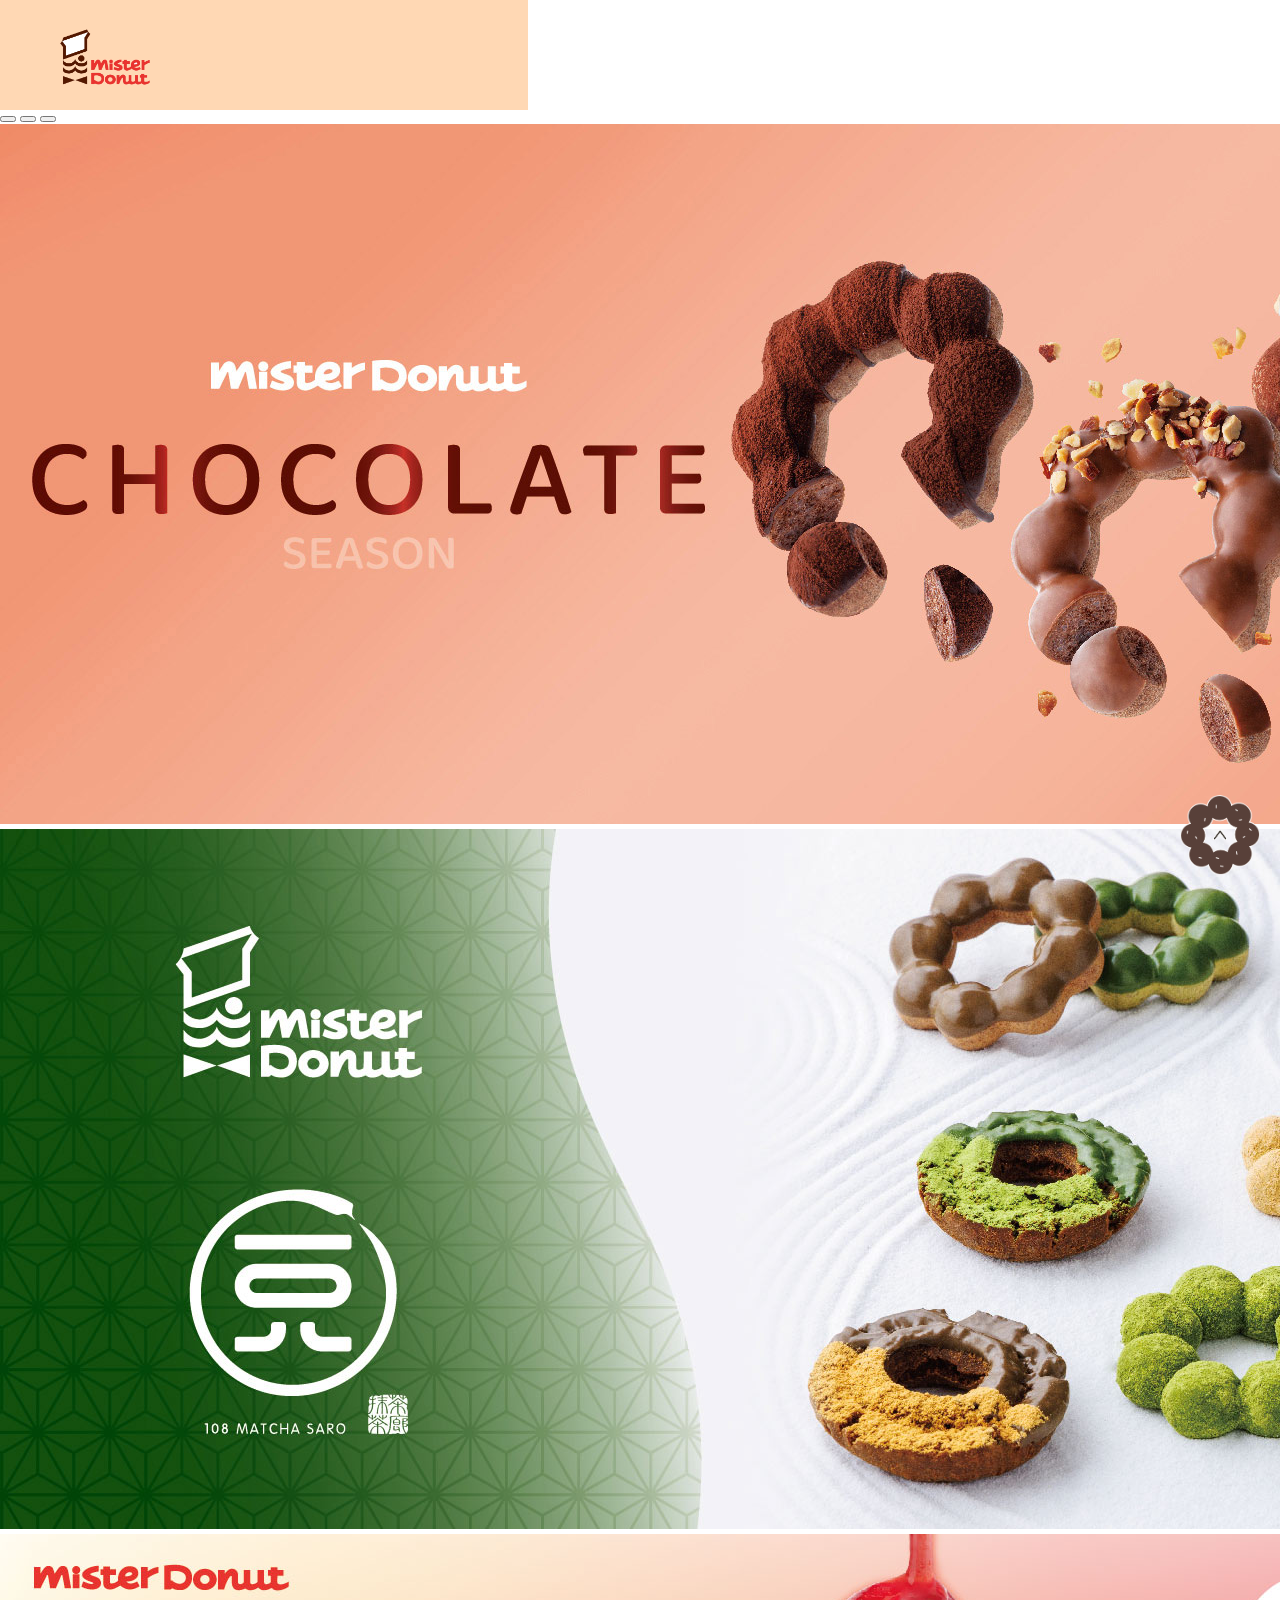
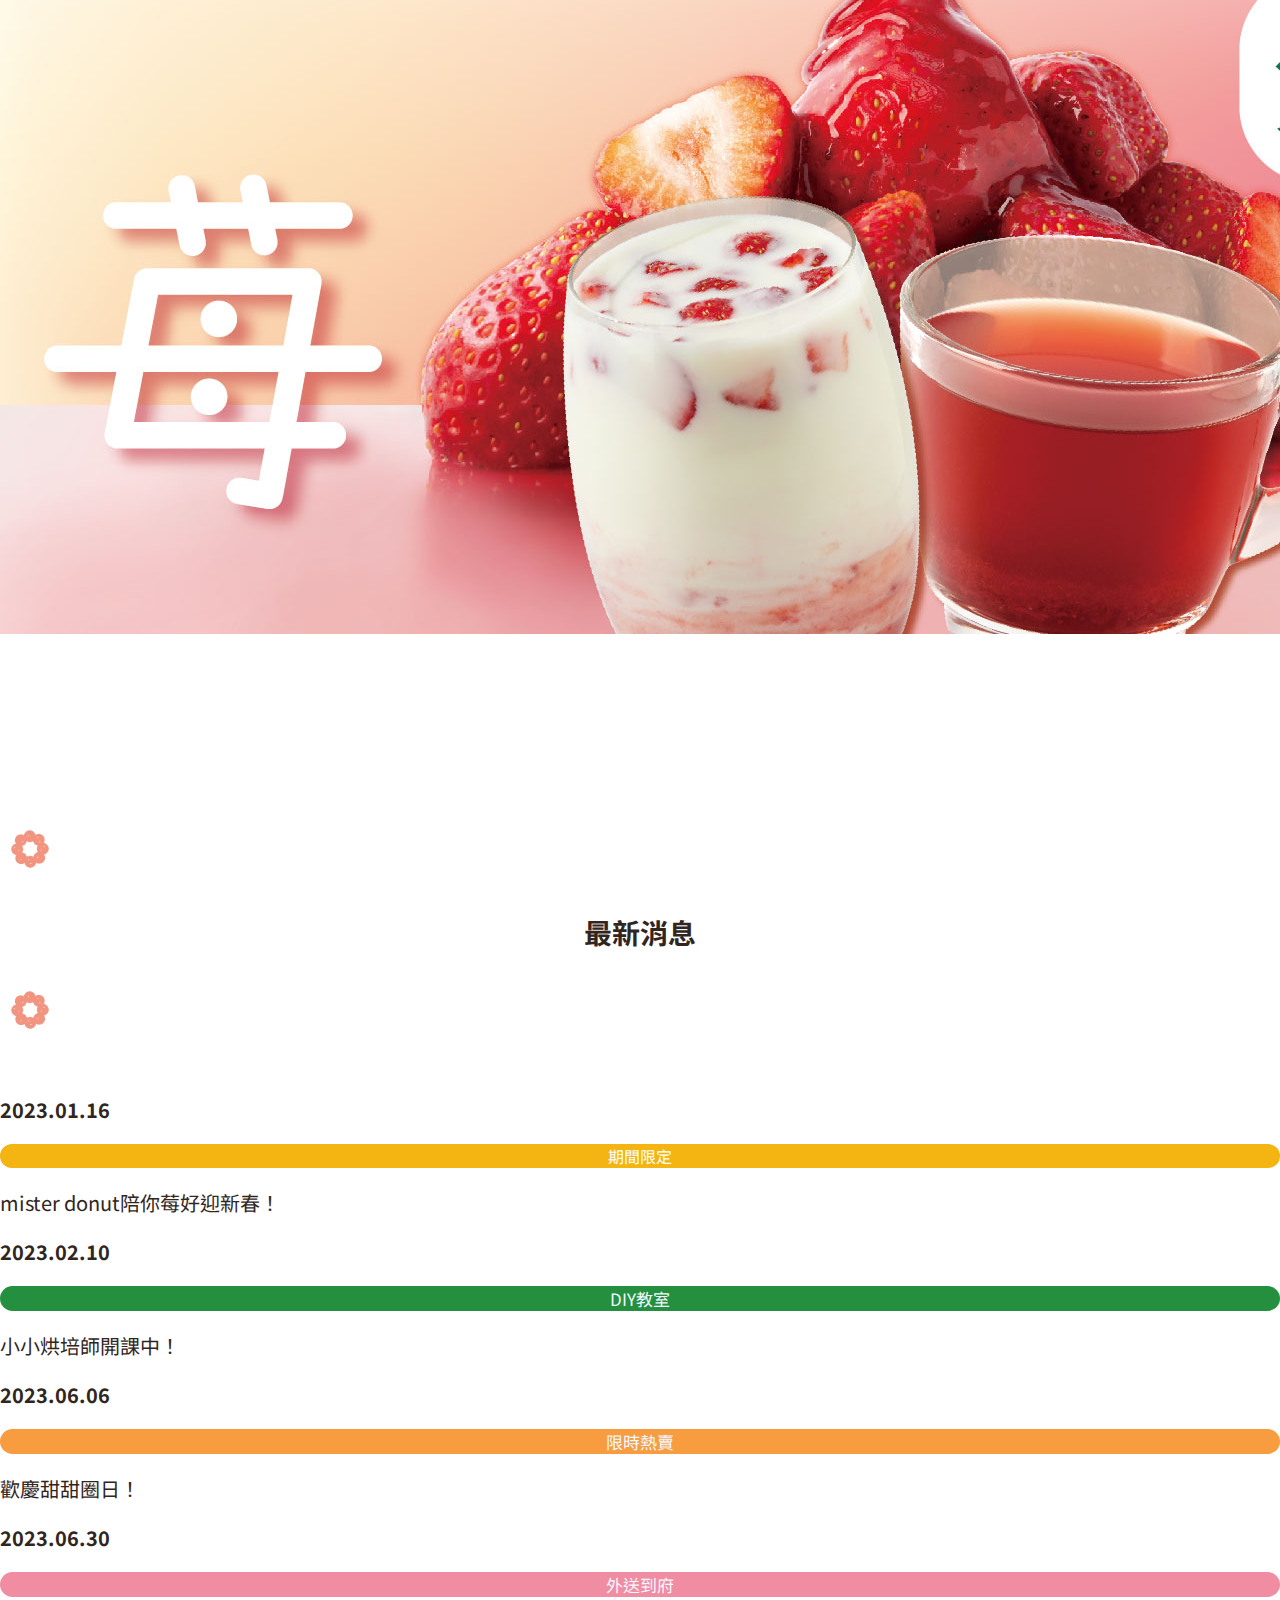
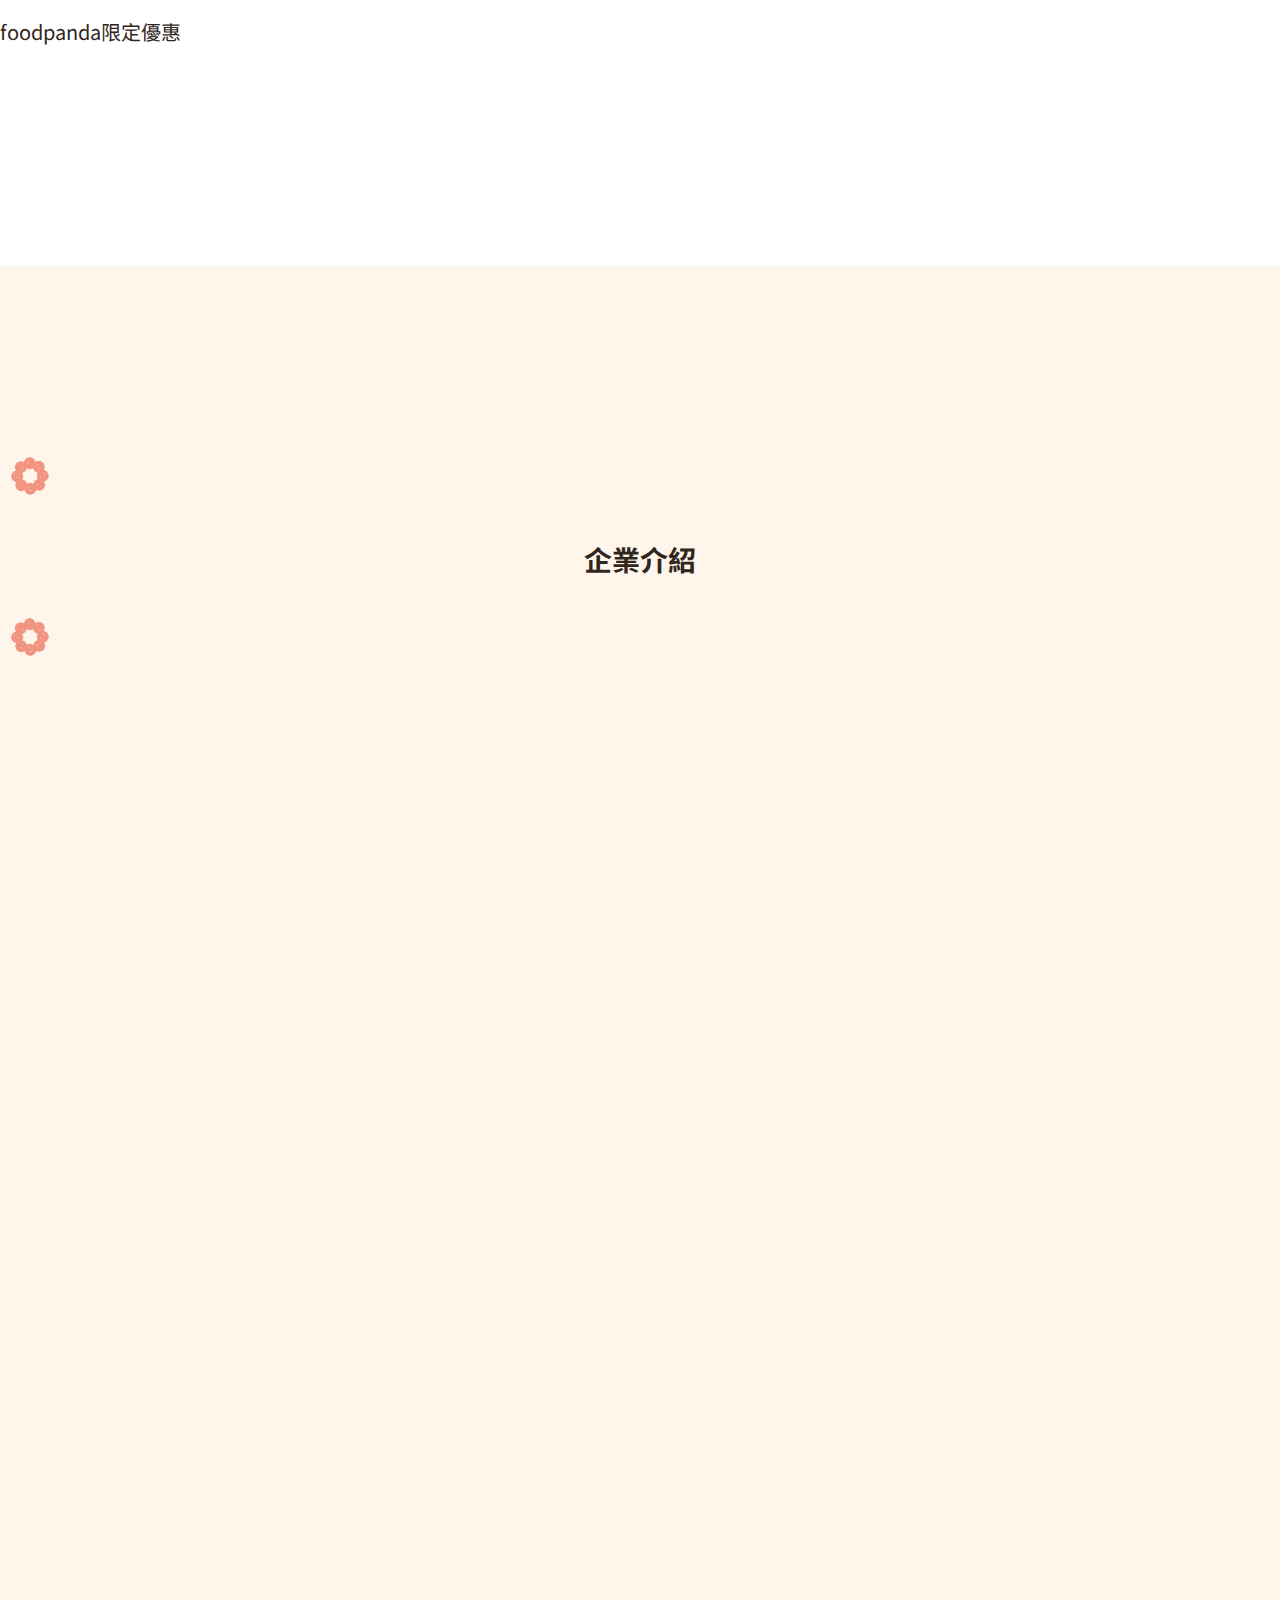
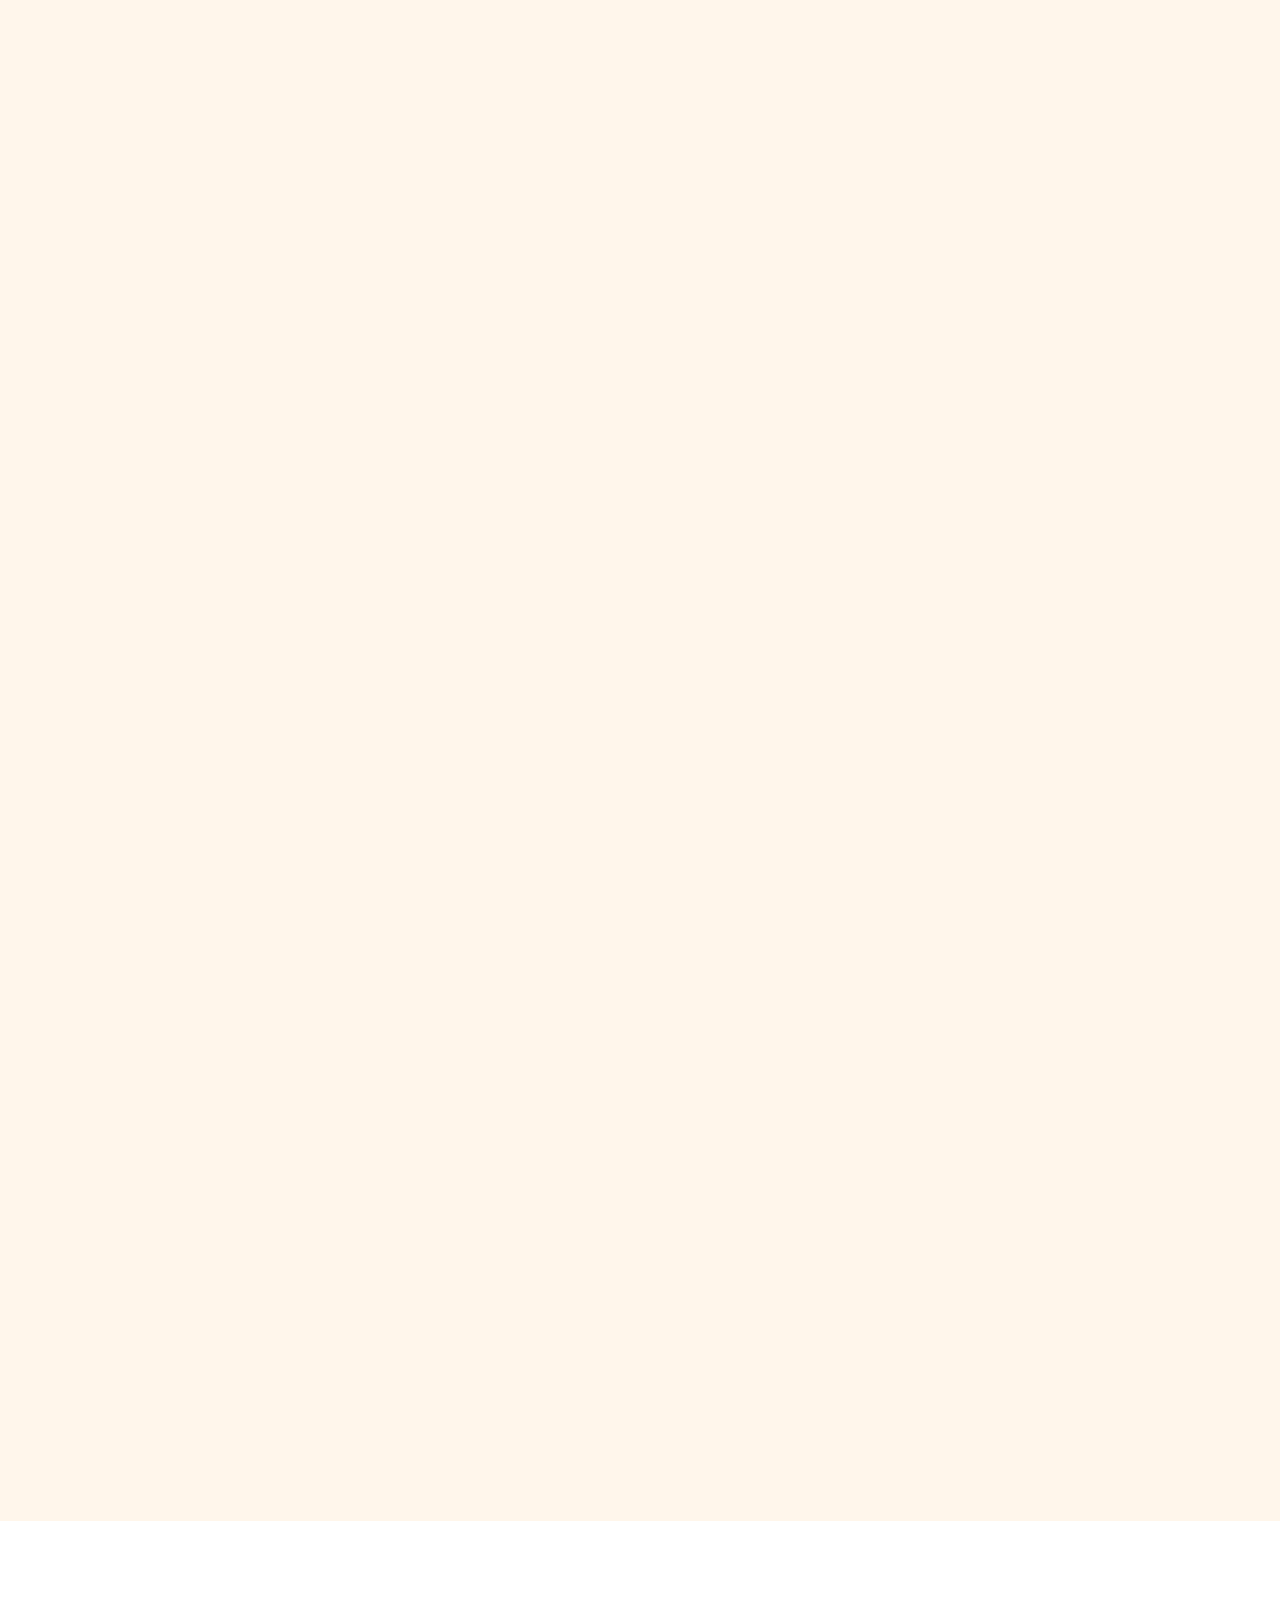
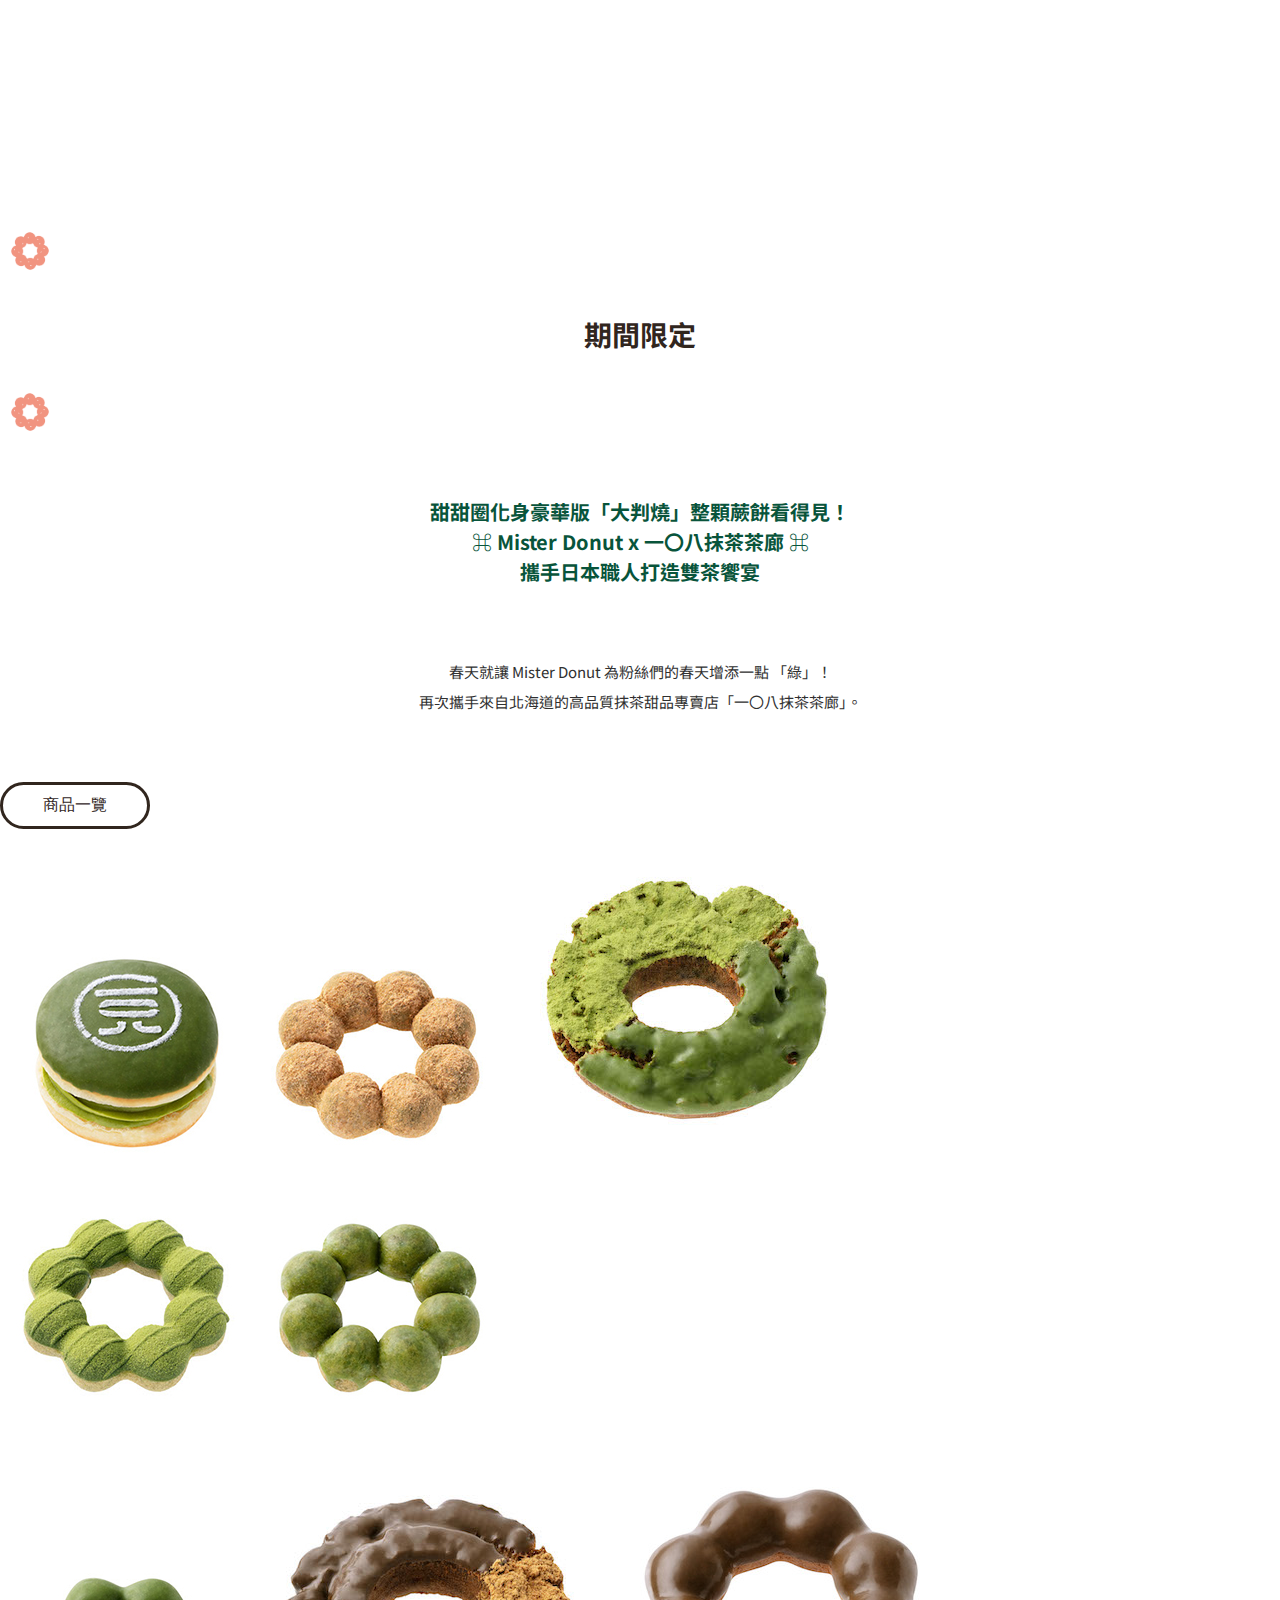
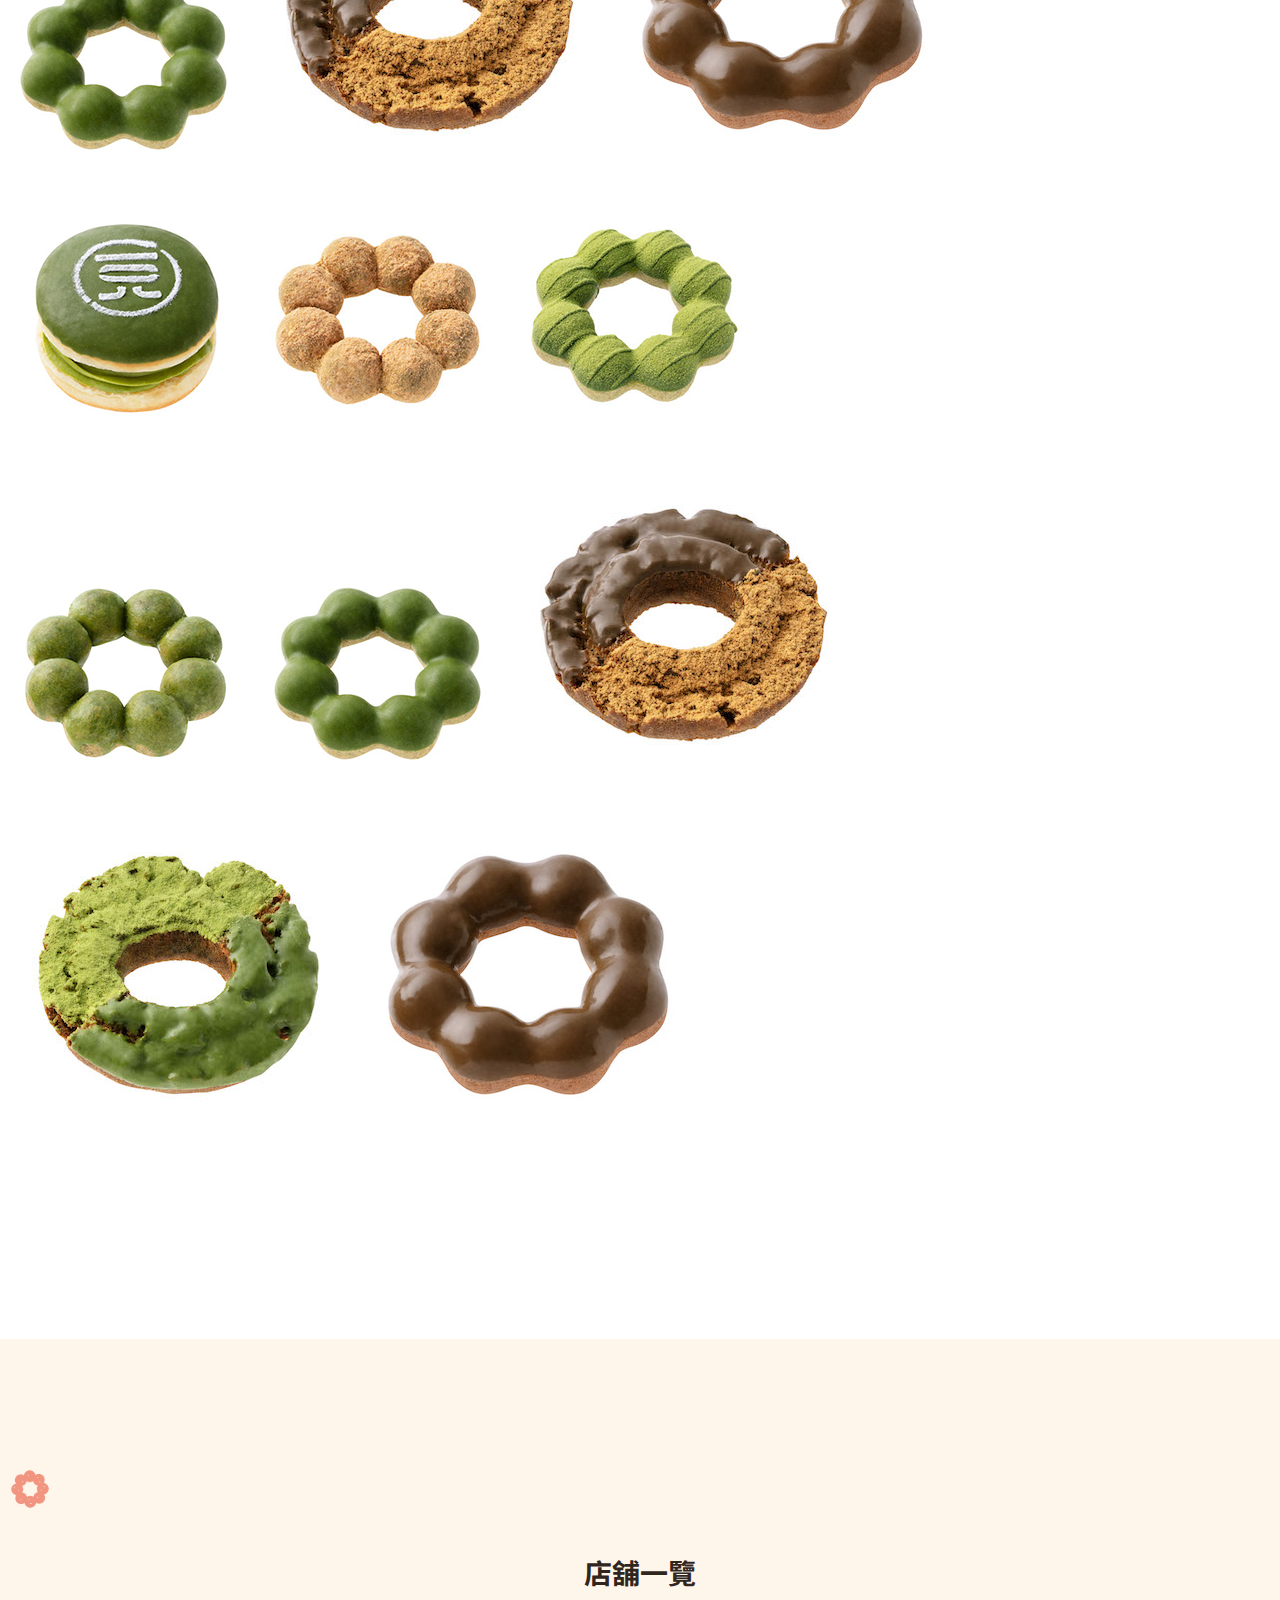
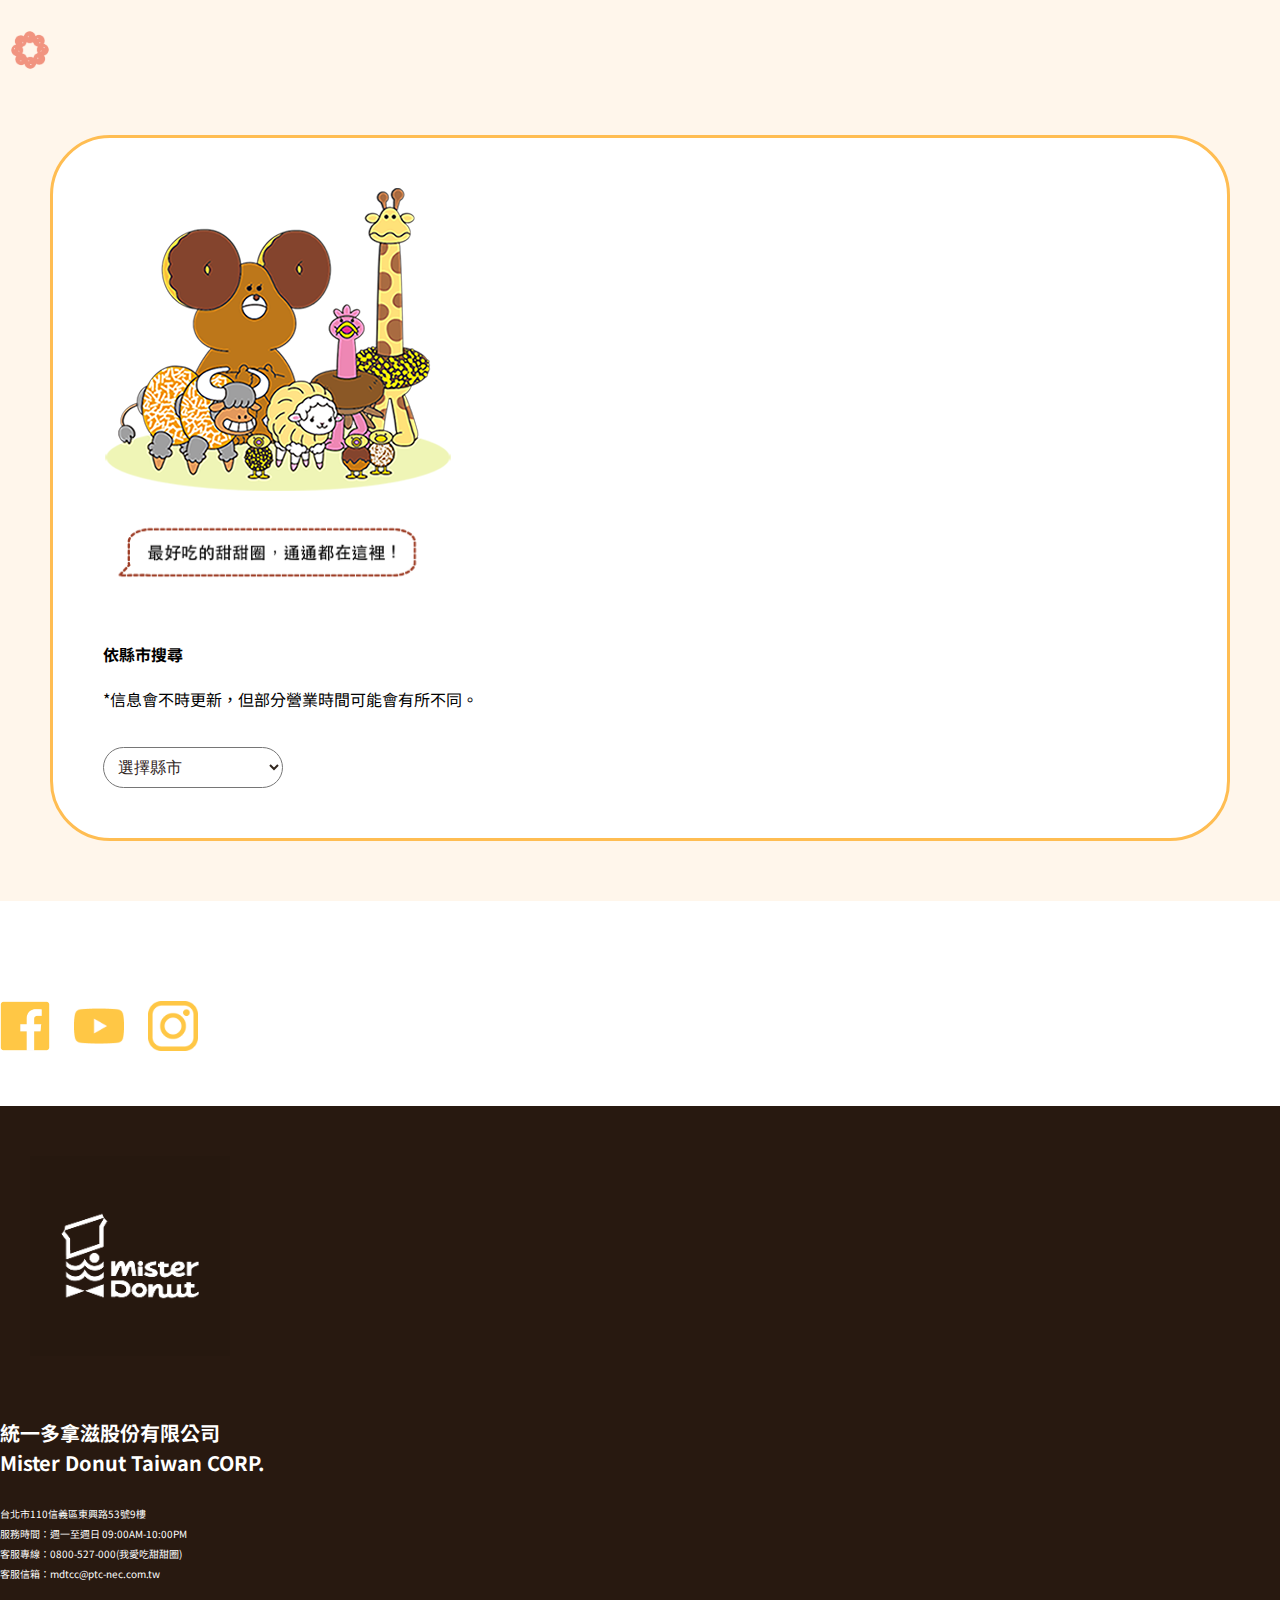
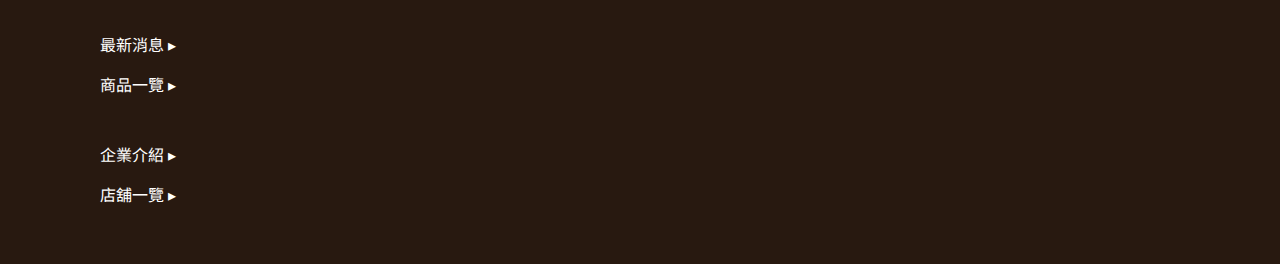
<file: index.html>
<!doctype html>
<html lang="TW">

<head>
    <meta charset="utf-8">
    <meta name="viewport" content="width=device-width, initial-scale=1">
    <title>mister donut</title>
    <link href="https://cdn.jsdelivr.net/npm/bootstrap@5.3.0-alpha1/dist/css/bootstrap.min.css" rel="stylesheet"
        integrity="sha384-GLhlTQ8iRABdZLl6O3oVMWSktQOp6b7In1Zl3/Jr59b6EGGoI1aFkw7cmDA6j6gD" crossorigin="anonymous">
    <link rel="preconnect" href="https://fonts.googleapis.com">
    <link rel="preconnect" href="https://fonts.gstatic.com" crossorigin>
    <link href="https://fonts.googleapis.com/css2?family=Noto+Sans+TC&display=swap" rel="stylesheet">
    <link rel="stylesheet" href="style.css">
    <link rel="stylesheet" href="https://cdnjs.cloudflare.com/ajax/libs/animate.css/4.1.1/animate.min.css">
</head>

<body>
    <div class="header container-fluid">
        <div class="d-none d-md-flex " style="justify-content: space-between;align-items: center;">
            <div class="logo">
                <img src="logo.png" class="logo--img" alt="">
            </div>
            <div class="menu">
                <div class="menu-line">
                    <a href="#new">
                        <img src="menu/menu01.png" class="menu--img" alt="">
                        <p style="font-weight: 700;">最新消息</p>
                    </a>
                </div>
                <div class="menu-line">
                    <a href="#content">
                        <img src="menu/menu03.png" class="menu--img" alt="">
                        <p style="font-weight: 700;">企業介紹</p>
                    </a>
                </div>
                <div class="menu-line">
                    <a href="#product">
                        <img src="menu/menu02.png" class="menu--img" alt="">
                        <p style="font-weight: 700;">商品專區</p>
                    </a>
                </div>
                <div class="menu-line">
                    <a href="#store">
                        <img src="menu/menu05.png" class="menu--img" alt="">
                        <p style="font-weight: 700;"> 店舖一覽</p>
                    </a>
                </div>
            </div>
        </div>

        <nav class="navbar fixed-tope  d-md-none" style="background-color:#ffd8b4;">
            <div class="container-fluid">
                <div class="logo">
                    <img src="logo.png" class="logo--img" alt="">
                </div>
                <button class="navbar-toggler" type="button" data-bs-toggle="offcanvas"
                    data-bs-target="#offcanvasNavbar" aria-controls="offcanvasNavbar" aria-label="Toggle navigation">
                    <span class="navbar-toggler-icon"></span>
                </button>
                <div class="offcanvas offcanvas-end" tabindex="-1" id="offcanvasNavbar"
                    aria-labelledby="offcanvasNavbarLabel">
                    <div class="offcanvas-body">
                        <ul class="navbar-nav justify-content-end flex-grow-1 pe-3">
                            <li class="nav-item d-flex align-items-center">
                                <img src="menu/menu01.png" class="menu--img " alt="">
                                <a class="nav-link " href="#new">最新消息</a>
                            </li>
                            <li class="nav-item d-flex align-items-center">
                                <img src="menu/menu02.png" class="menu--img" alt="">
                                <a class="nav-link" href="#">商品專區</a>
                            </li>
                            <li class="nav-item d-flex align-items-center">
                                <img src="menu/menu03.png" class="menu--img" alt="">
                                <a class="nav-link" href="#">企業介紹</a>
                            </li>
                            <li class="nav-item d-flex align-items-center">
                                <img src="menu/menu05.png" class="menu--img " alt="">
                                <a class="nav-link" href="#store">店舖一覽</a>
                            </li>
                        </ul>
                    </div>
                </div>
            </div>
        </nav>
    </div>

    <div id="carouselExampleIndicators" class="carousel slide" data-bs-ride="carousel" data-bs-interval="2000"
        style="padding-top: 100px;">
        <div class="carousel-indicators">
            <button type="button" data-bs-target="#carouselExampleIndicators" data-bs-slide-to="0" class="active"
                aria-current="true" aria-label="Slide 1"></button>
            <button type="button" data-bs-target="#carouselExampleIndicators" data-bs-slide-to="1"
                aria-label="Slide 2"></button>
            <button type="button" data-bs-target="#carouselExampleIndicators" data-bs-slide-to="2"
                aria-label="Slide 3"></button>
        </div>
        <div class="carousel-inner">
            <div class="carousel-item active">
                <img src="banner/banner1.jpg" class="d-block w-100" alt="...">
            </div>
            <div class="carousel-item">
                <img src="banner/banner2.jpeg" class="d-block w-100" alt="...">
            </div>
            <div class="carousel-item">
                <img src="banner/banner3.jpeg" class="d-block w-100" alt="...">
            </div>
        </div>
    </div>


    <!-- -----最新消息------ -->
    <div class="container-new" id="new">
        <div class="row d-flex ">
            <div class="title d-flex align-items-center justify-content-center ">
                <img src="img_06.png" style="width: 60px;" alt="">
                <h3>最新消息</h3>
                <img src="img_06.png" style="width: 60px;" alt="">
            </div>
        </div>
        <div class="row justify-content-center " style="margin-top: 50px;">
            <div class="row news-line col-md-9 col-9">
                <p class="col-md-2 col-5 news-date">2023.01.16</p>
                <p class="col-md-2 col-4 news-category1">期間限定</p>
                <p class="col-md-5 col-9 news-title">mister donut陪你莓好迎新春！</p>
            </div>
            <div class="row news-line col-md-9 col-9">
                <p class="col-md-2 col-5 news-date">2023.02.10</p>
                <p class="col-md-2 col-4 news-category2">DIY教室</p>
                <p class="col-md-5 col-9 news-title">小小烘培師開課中！</p>
            </div>
            <div class="row news-line col-md-9 col-9">
                <p class="col-md-2 col-5 news-date">2023.06.06</p>
                <p class="col-md-2 col-4 news-category3">限時熱賣</p>
                <p class="col-md-5 col-9 news-title">歡慶甜甜圈日！</p>
            </div>
            <div class="row news-line col-md-9 col-9">
                <p class="col-md-2 col-5 news-date">2023.06.30</p>
                <p class="col-md-2 col-4 news-category4">外送到府</p>
                <p class="col-md-5 col-9 news-title">foodpanda限定優惠</p>
            </div>
        </div>
    </div>



    <!--------content----- -->
    <div class=" container-fluid content heroimg" id="content">
        <div class="title d-flex justify-content-center align-items-center">
            <img src="img_06.png" style="width: 60px;" alt="">
            <h3>企業介紹</h3>
            <img src="img_06.png" style="width: 60px;" alt="">
        </div>
        <div class=" col-9 mx-auto box1 content-row d-md-flex wow animate__animated animate__slideInLeft "
            style="animation-duration: 3s;">
            <div class="photo1 col">
                <img src="content/content1.png" class="content--img" alt="">
            </div>
            <div class="text1 col">
                <h2 style="text-align:center; justify-content: center;">精挑細選</br>
                    配方和原材料</h2>
                <p style="line-height: 25px;color: rgb(56, 36, 15);">
                    從不同產地和品種中挑選小麥，為了穩定品質，使用糖等材料與小麥粉混合製成的甜甜圈</p>
            </div>
        </div>
        <div class="col-9 mx-auto box2 content-row wow animate__animated animate__slideInRight  d-md-flex d-none "
            style="animation-duration: 3s;">
            <div class="text2 col">
                <h2 style="text-align: center;">專注細節</br>
                    追求更完美的甜甜圈</h2>
                <p style="line-height: 25px;text-align: end;color:rgb(56, 36, 15);">
                    改變質地會影響產品印象，我們以更美味的甜甜圈為目標</p>
            </div>
            <div class="photo2 col">
                <img src="content/content2.png" class="content--img" alt="">
            </div>
        </div>
        <div class="col-9 mx-auto box2 content-row wow animate__animated animate__slideInRight  d-md-none "
            style="animation-duration: 3s;">
            <div class="photo2 col">
                <img src="content/content2.png" class="content--img" alt="">
            </div>
            <div class="text2 col">
                <h2 style="text-align: center;">專注細節</br>
                    追求更完美的甜甜圈</h2>
                <p style="line-height: 25px;text-align: end;color:rgb(56, 36, 15);">
                    改變質地會影響產品印象，我們以更美味的甜甜圈為目標</p>
            </div>
        </div>
        <div class=" col-9 mx-auto box1 content-row d-md-flex wow animate__animated animate__slideInLeft "
            style="animation-duration: 3s;">
            <div class="photo3 col">
                <img src="content/content3.png" class="content--img" alt="">
            </div>
            <div class="text1 col">
                <h2 style="text-align:center; justify-content: center;">每日新鮮現做，</br>
                    為你的幸福把關</h2>
                <p style="line-height: 25px;color: rgb(56, 36, 15);">
                    從不同產地和品種中挑選小麥，為了穩定品質，使用糖等材料與小麥粉混合製成的甜甜圈</p>
            </div>
        </div>
    </div>

    <!-- --------期間限定--------- -->
    <div class="container" id="product">
        <div class="product-row d-md-flex">
            <div class="product col-md-6  ">
                <div class="title d-flex justify-content-center align-items-center" style="margin-top: 100px;">
                    <img src="img_06.png" style="width: 60px;" alt="">
                    <h3>期間限定</h3>
                    <img src="img_06.png" style="width: 60px;" alt="">
                </div>
                <h3
                    style="font-size: 20px;text-align: center;color: rgb(8, 84, 59);line-height: 30px;margin-top: 50px;">
                    甜甜圈化身豪華版「大判燒」整顆蕨餅看得見！</br>
                    ⌘ Mister Donut x 一〇八抹茶茶廊 ⌘</br>
                    攜手日本職人打造雙茶饗宴</h3>
                <p style="font-size: 15px;color: rgb(48, 48, 48);text-align: center;padding: 50px;line-height: 30px;">
                    春天就讓 Mister Donut 為粉絲們的春天增添一點 「綠」！</br>
                    再次攜手來自北海道的高品質抹茶甜品專賣店「一〇八抹茶茶廊」。</p>
                <div class="row">
                    <div class="col d-flex justify-content-center align-items-center">
                        <a href="page3.html">
                            <button class=" button">商品一覽</button>
                        </a>
                    </div>
                </div>
            </div>
            <div class=" d-md-flex d-none">
                <div class=" col-4">
                    <img src="product/product1.jpeg" class="img-fluid" alt="">
                    <img src="product/product2.jpeg" class="img-fluid mt-4" alt="">
                    <img src="product/product7.jpeg" class="img-fluid mt-4" alt="">
                </div>
                <div class="col-4">
                    <img src="product/product3.jpeg" class="img-fluid" alt="">
                    <img src="product/product4.jpeg" class="img-fluid mt-4" alt="">
                </div>
                <div class="col-4">
                    <img src="product/product5.jpeg" class="img-fluid" alt="">
                    <img src="product/product6.jpeg" class="img-fluid mt-4" alt="">
                    <img src="product/product8.jpeg" class="img-fluid mt-4" alt="">
                </div>
            </div>
        </div>
        <div class="row d-md-none">
            <div class="col">
                <img src="product/product1.jpeg" class="img-fluid" alt="">
                <img src="product/product2.jpeg" class="img-fluid mt-4" alt="">
                <img src="product/product3.jpeg" class="img-fluid mt-4" alt="">
            </div>
            <div class="col">
                <img src="product/product4.jpeg" class="img-fluid" alt="">
                <img src="product/product5.jpeg" class="img-fluid mt-4" alt="">
                <img src="product/product6.jpeg" class="img-fluid mt-4" alt="">
            </div>
            <div class="col">
                <img src="product/product7.jpeg" class="img-fluid" alt="">
                <img src="product/product8.jpeg" class="img-fluid mt-4" alt="">
            </div>
        </div>
    </div>

    <!-- ------店舖一覽------ -->
    <div class="container-fluid heroimg " id="store"
        style="padding-top: 120px;background-color: rgba(255, 243, 228, 0.748);">
        <div class="title d-flex justify-content-center align-items-center">
            <img src="img_06.png" style="width: 60px;" alt="">
            <h3>店舖一覽 </h3>
            <img src="img_06.png" style="width: 60px;" alt="">
        </div>
        <div class="row">
            <div class="col-md-8 col-10 content-box d-md-flex  mx-auto"
                style="padding: 50px;background-color: rgb(255, 255, 255);">
                <div class="col-md ">
                    <img src="img_03.png" class="img-1" alt="">
                </div>
                <div class="col-md  ">
                    <img src="1.png" class="img-2" alt="" style="width: 400px;">
                    <div class="text">
                        <h4>依縣市搜尋</h4>
                        <p>*信息會不時更新，但部分營業時間可能會有所不同。</p>
                        <select onchange="window.location.href = this.value;" class="select">
                            <option value="" disabled selected>選擇縣市</option>
                            <option value="page2.html">台北市</option>
                            <option value="#">新北市</option>
                            <option value="#">桃園市</option>
                            <option value="#">新竹縣</option>
                            <option value="#">台中市</option>
                            <option value="#">彰化縣</option>
                            <option value="#">嘉義市</option>
                            <option value="#">台南市</option>
                            <option value="#">高雄市</option>
                            <option value="#">宜蘭縣</option>
                            <option value="#">花蓮縣</option>
                        </select>
                    </div>
                </div>
            </div>
        </div>
    </div>


    <!-- ------社群-------- -->
    <div class="container d-flex justify-content-center align-items-center" style="padding: 0 0 50px 0;">
        <div class="row">
            <div class="col">
                <a href="https://www.facebook.com/Japan.NO1.MisterDonut/"><img src="media/fb.png" class="media-img"
                        style="margin-right: 20px;" alt=""></a>
                <a href="https://www.youtube.com/@misterdonuttw6141"><img src="media/yt.png" class="media-img"
                        style="margin-right: 20px;" alt=""></a>
                <a href="https://www.instagram.com/misterdonut_taiwan/?hl=zh-tw"><img src="media/ig.png"
                        class="media-img" alt=""></a>
            </div>
        </div>
    </div>


    <!-- ------footer------ -->
    <div class="footer container-fluid">
        <div class="row">
            <div class="col d-flex">
                <div class="box-logo">
                    <img src="logo_white.png" style="width: 200px;" alt="">
                </div>
                <div class="text">
                    <h4 style="font-size: 20px;color: rgb(255, 255, 255);line-height: 30px;text-align: start;">
                        統一多拿滋股份有限公司</br>
                        Mister Donut Taiwan CORP.</h4>
                    <p style="font-size: 10px;line-height: 20px;color: #ffffff;text-align: start;">
                        台北市110信義區東興路53號9樓</br>
                        服務時間：週一至週日 09:00AM-10:00PM</br>
                        客服專線：0800-527-000(我愛吃甜甜圈)</br>
                        客服信箱：mdtcc@ptc-nec.com.tw</p>
                </div>
            </div>
            <div class=" box-text col d-none d-md-flex" style="padding: 0 0 0 100px;">
                <div class="col-3">
                    <div class="text">
                        <a href="#new">最新消息 ▸</a></br>
                        <a href="#product">商品一覽 ▸</a></br>
                    </div>
                </div>
                <div class="col-3">
                    <div class="text">
                        <a href="#content">企業介紹 ▸</a></br>
                        <a href="#store">店舖一覽 ▸</a>
                    </div>
                </div>
            </div>
        </div>
    </div>

    <a href="#top">
        <img src="top.png" alt="Top" />
    </a>

    <script src="https://cdn.jsdelivr.net/npm/bootstrap@5.3.0-alpha1/dist/js/bootstrap.bundle.min.js"
        integrity="sha384-w76AqPfDkMBDXo30jS1Sgez6pr3x5MlQ1ZAGC+nuZB+EYdgRZgiwxhTBTkF7CXvN"
        crossorigin="anonymous"></script>
    <script src="wow.min.js"></script>
    <script>
        new WOW().init();
    </script>
</body>

</html>
</file>
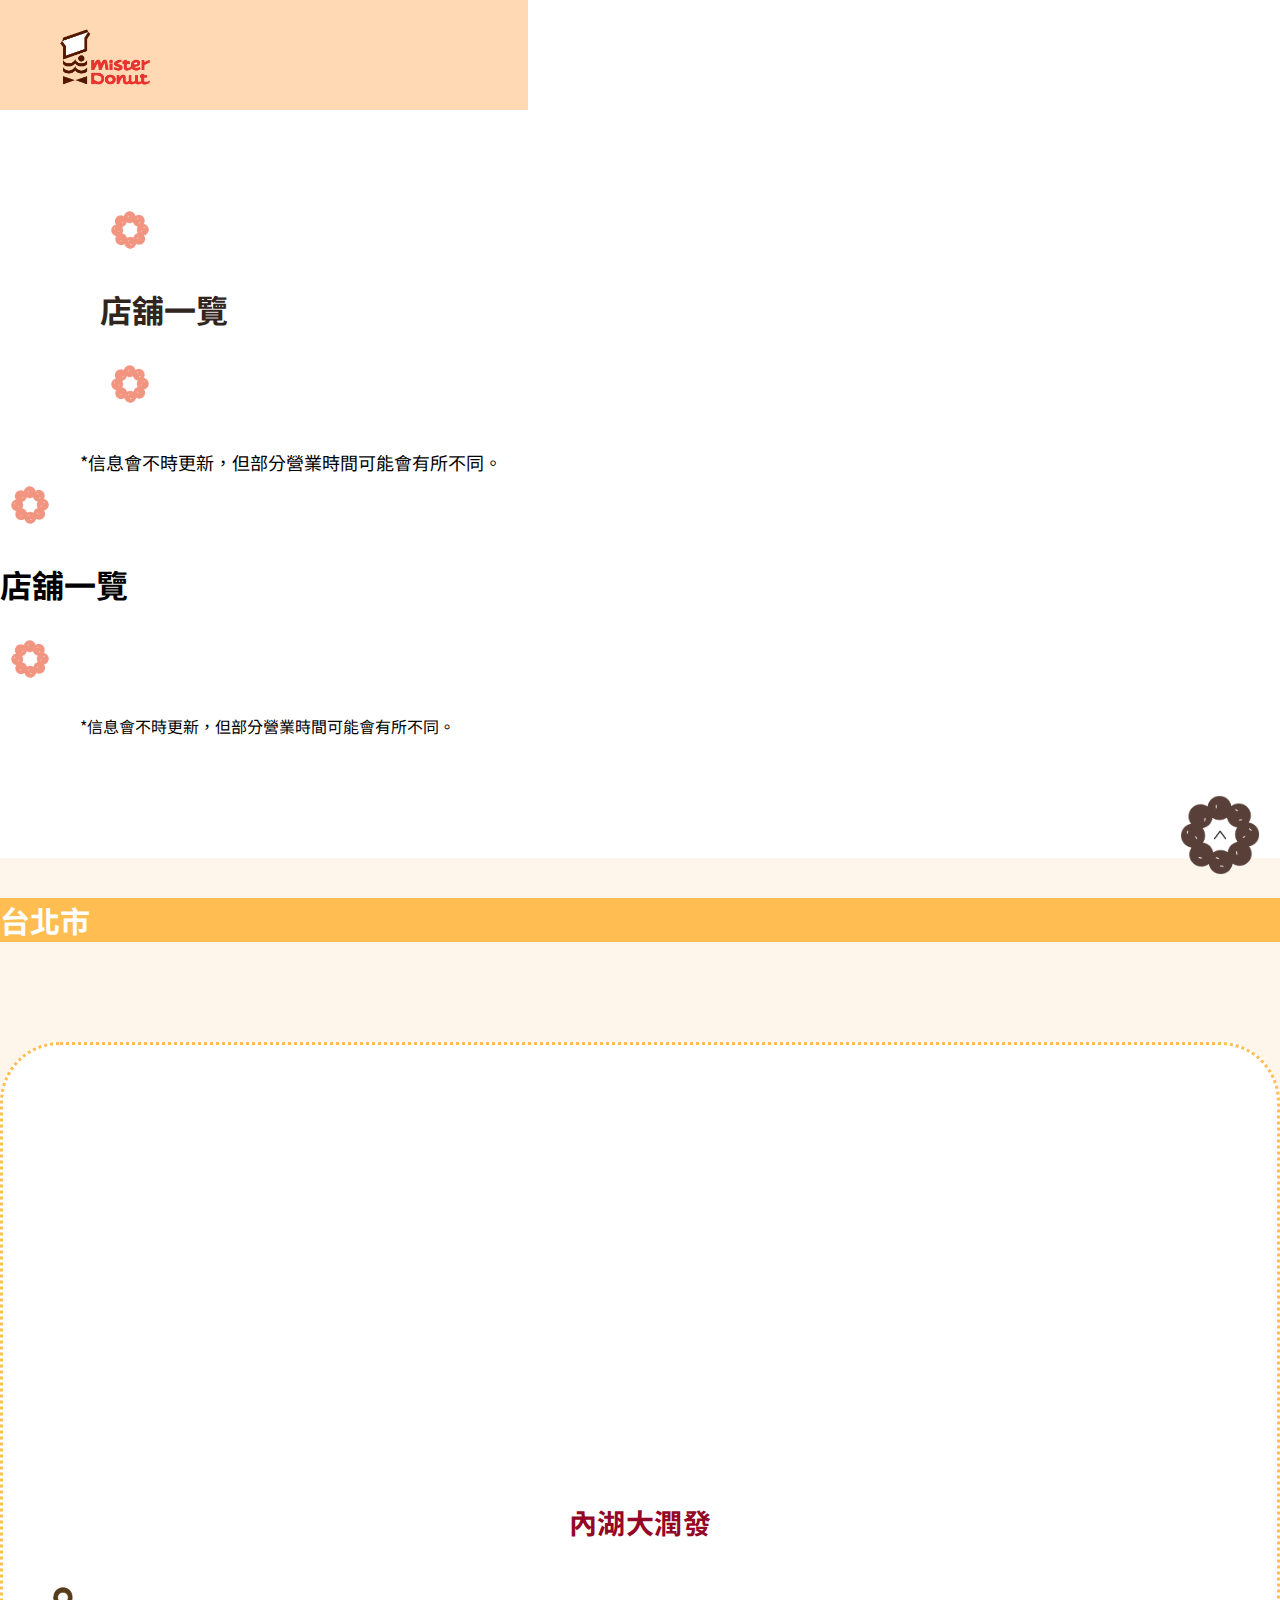
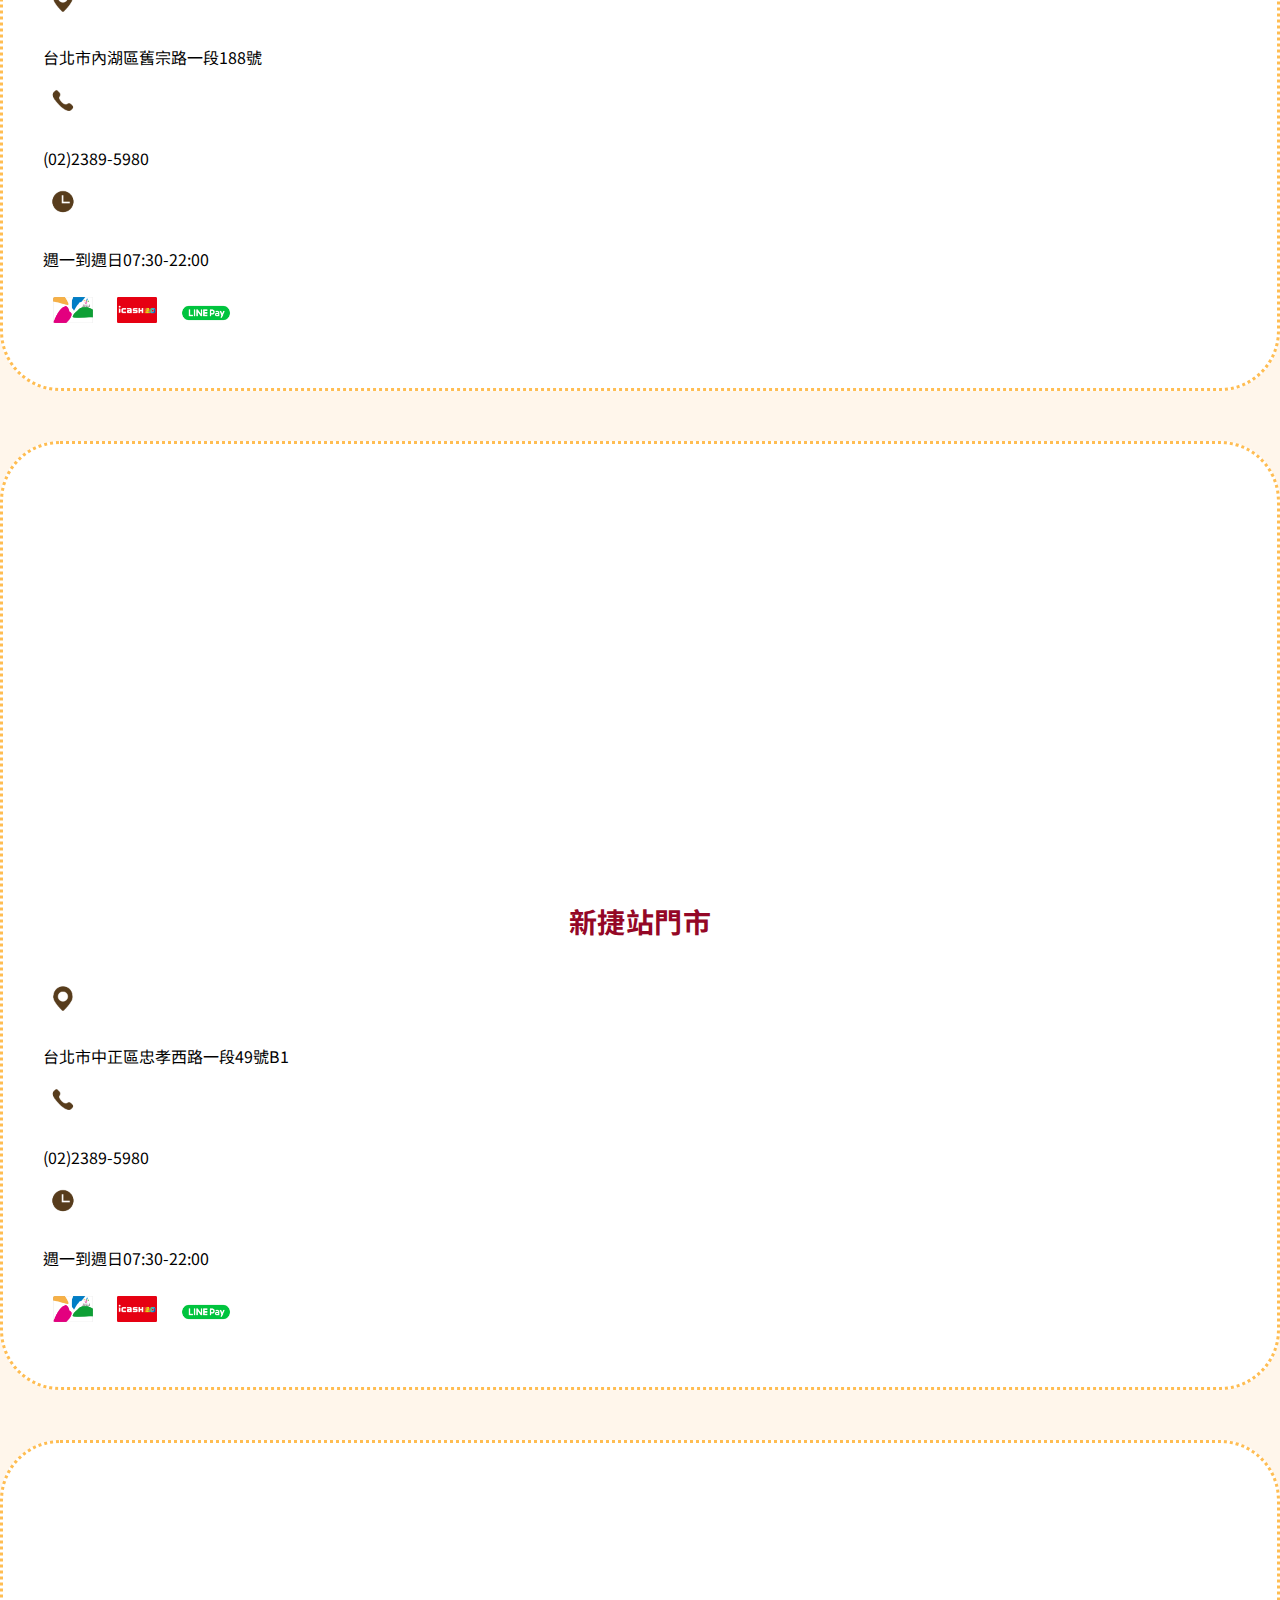
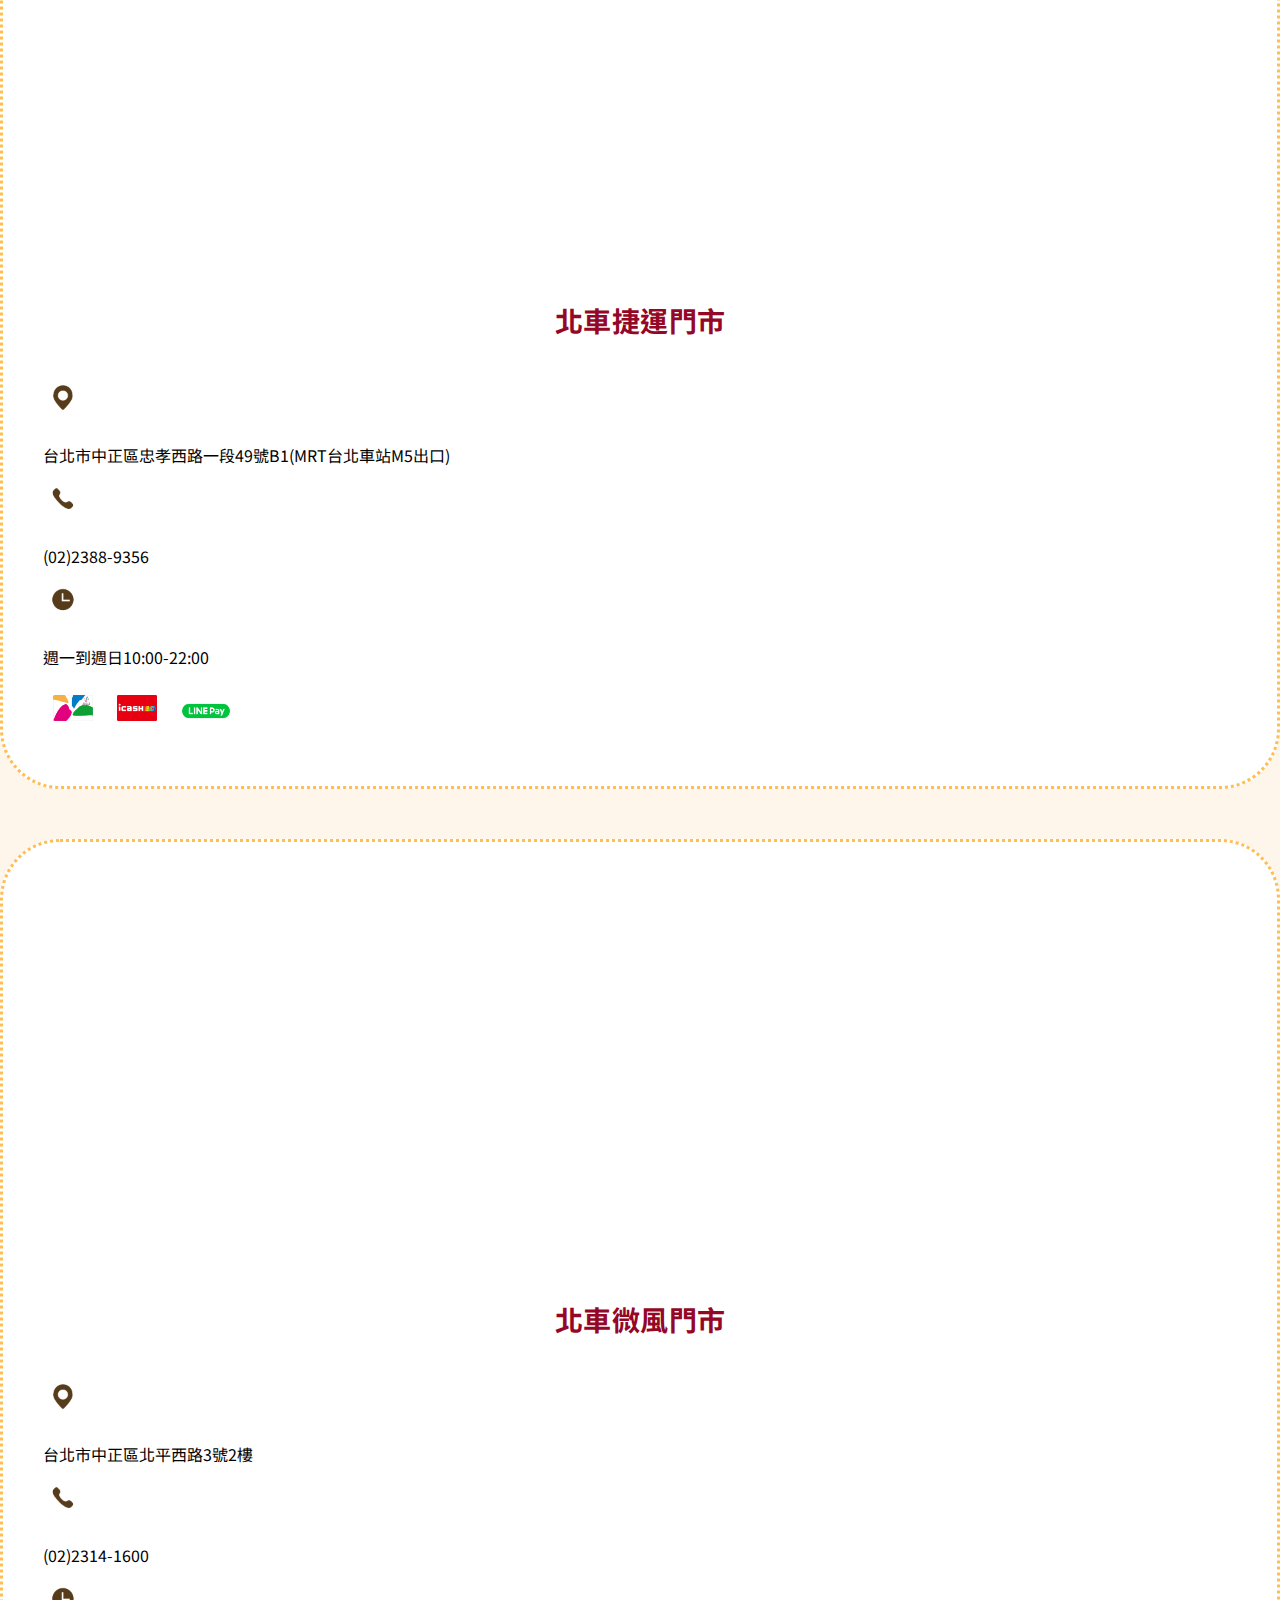
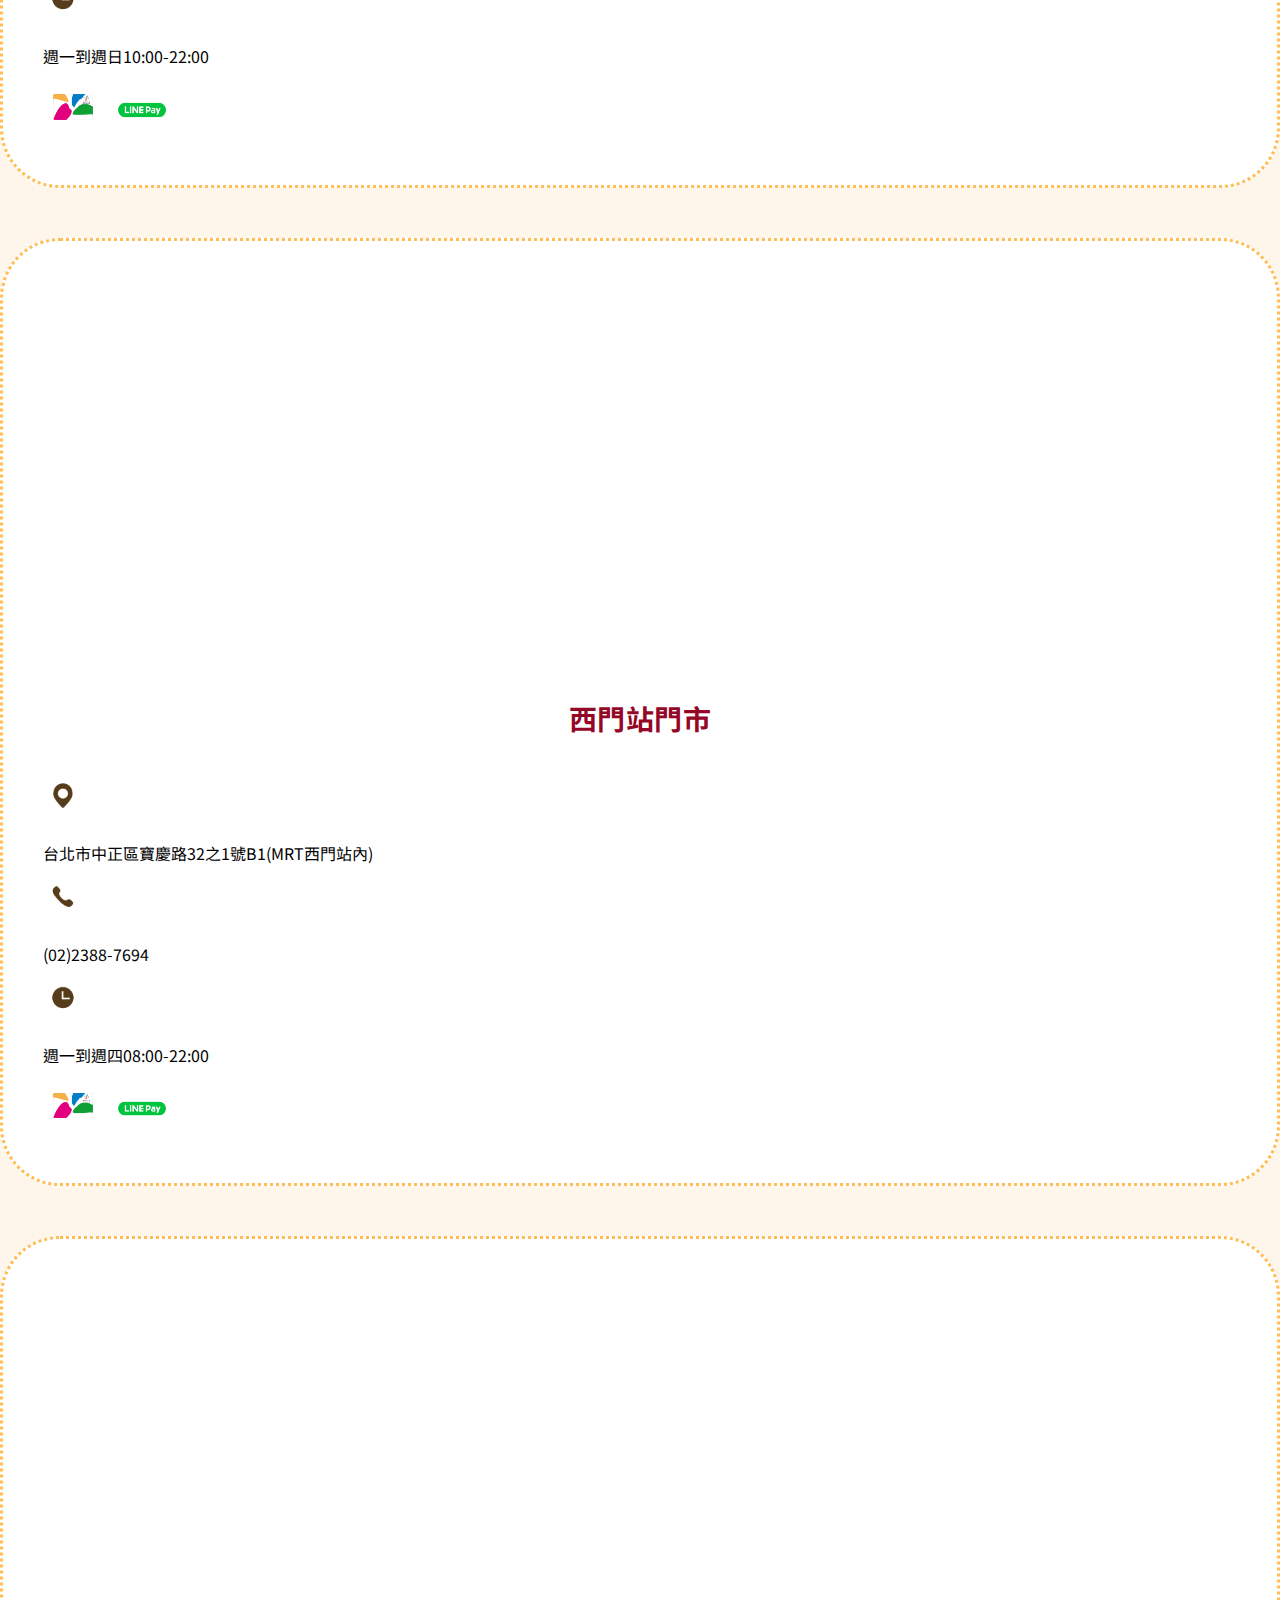
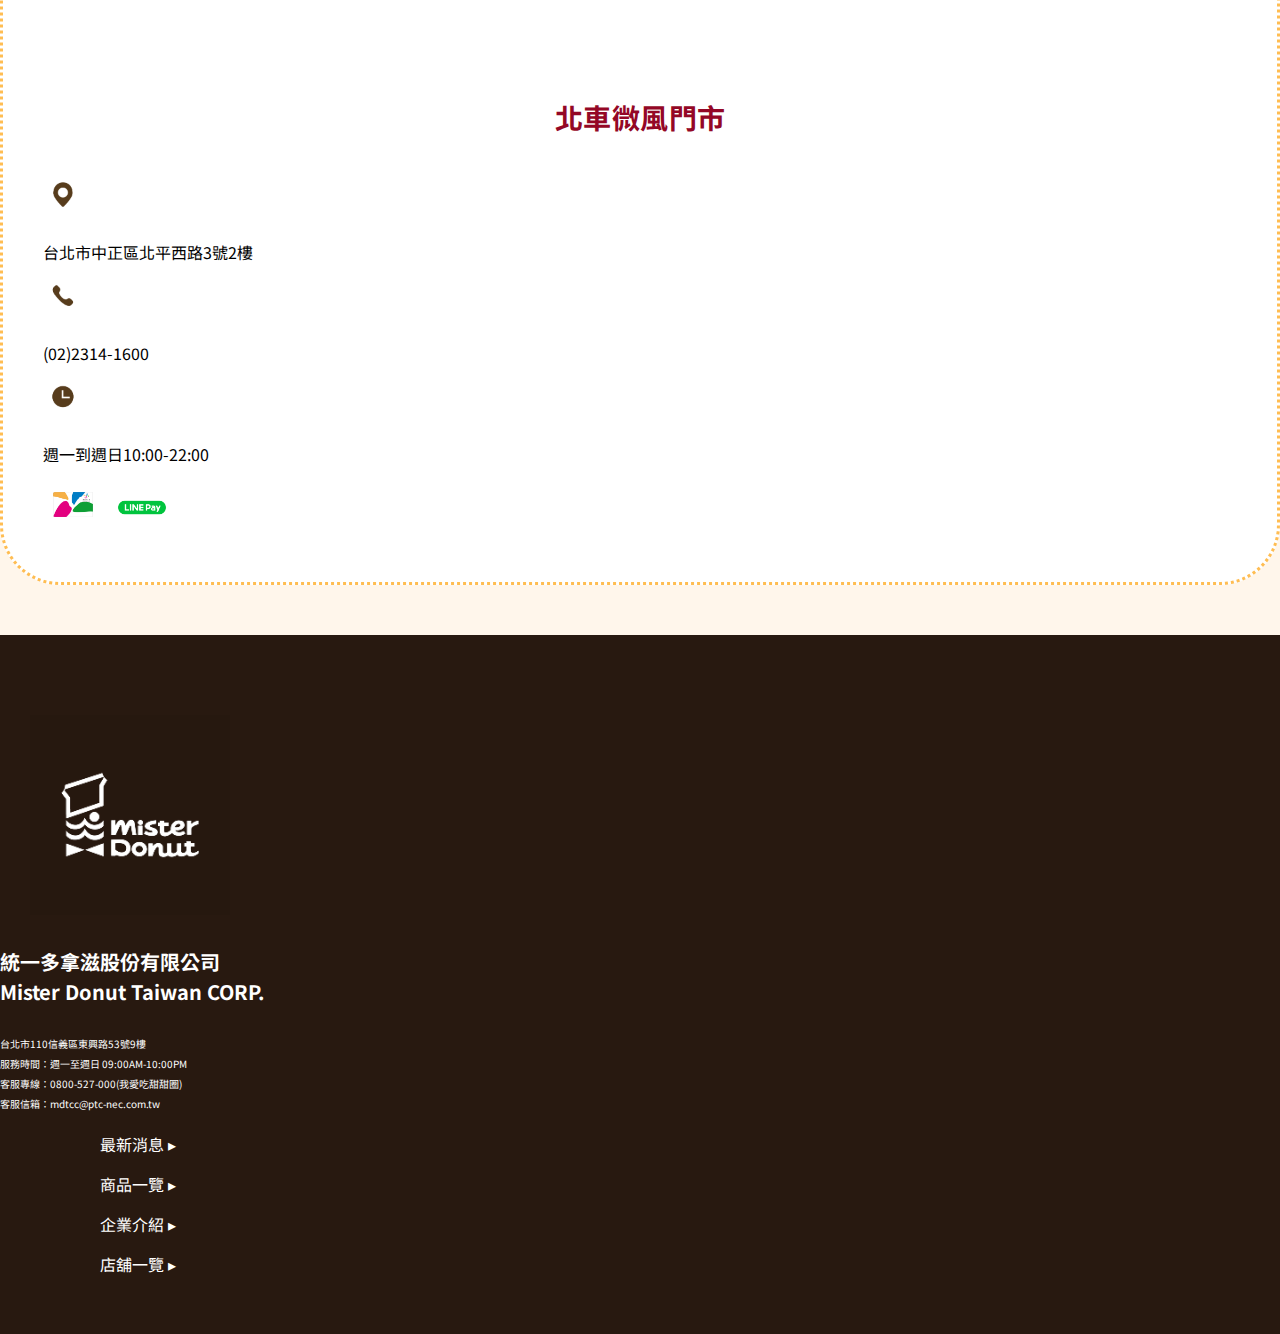
<file: page2.html>
<!doctype html>
<html lang="TW">

<head>
    <meta charset="utf-8">
    <meta name="viewport" content="width=device-width, initial-scale=1">
    <title>mister donut - 店舖一覽（台北市）</title>
    <link href="https://cdn.jsdelivr.net/npm/bootstrap@5.3.0-alpha1/dist/css/bootstrap.min.css" rel="stylesheet"
        integrity="sha384-GLhlTQ8iRABdZLl6O3oVMWSktQOp6b7In1Zl3/Jr59b6EGGoI1aFkw7cmDA6j6gD" crossorigin="anonymous">
    <link rel="preconnect" href="https://fonts.googleapis.com">
    <link rel="preconnect" href="https://fonts.gstatic.com" crossorigin>
    <link href="https://fonts.googleapis.com/css2?family=Noto+Sans+TC&display=swap" rel="stylesheet">
    <link rel="stylesheet" href="style2.css">
</head>

<body>
    <div class="header container-fluid">
        <div class="d-none d-md-flex " style="justify-content: space-between;align-items: center;">
            <div class="logo">
                <a href="index.html">
                    <img src="logo.png" class="logo--img" alt="">
                </a>
            </div>
            <div class="menu">
                <div class="menu-line">
                    <a href="index.html">
                        <img src="menu/menu01.png" class="menu--img" alt="">
                        <p style="font-weight: 700;">最新消息</p>
                    </a>
                </div>
                <div class="menu-line">
                    <a href="#content">
                        <img src="menu/menu03.png" class="menu--img" alt="">
                        <p style="font-weight: 700;">企業介紹</p>
                    </a>
                </div>
                <div class="menu-line">
                    <a href="#product">
                        <img src="menu/menu02.png" class="menu--img" alt="">
                        <p style="font-weight: 700;">商品專區</p>
                    </a>
                </div>
                <div class="menu-line">
                    <a href="#store">
                        <img src="menu/menu05.png" class="menu--img" alt="">
                        <p style="font-weight: 700;"> 店舖一覽</p>
                    </a>
                </div>
            </div>
        </div>

        <nav class="navbar fixed-tope  d-md-none" style="background-color:#ffd8b4;">
            <div class="container-fluid">
                <div class="logo">
                    <a href="index.html">
                        <img src="logo.png" class="logo--img" alt="">
                    </a>
                </div>
                <button class="navbar-toggler" type="button" data-bs-toggle="offcanvas"
                    data-bs-target="#offcanvasNavbar" aria-controls="offcanvasNavbar" aria-label="Toggle navigation">
                    <span class="navbar-toggler-icon"></span>
                </button>
                <div class="offcanvas offcanvas-end" tabindex="-1" id="offcanvasNavbar"
                    aria-labelledby="offcanvasNavbarLabel">
                    <div class="offcanvas-body">
                        <ul class="navbar-nav justify-content-end flex-grow-1 pe-3">
                            <li class="nav-item d-flex align-items-center">
                                <img src="menu/menu01.png" class="menu--img " alt="">
                                <a class="nav-link " href="#new">最新消息</a>
                            </li>
                            <li class="nav-item d-flex align-items-center">
                                <img src="menu/menu02.png" class="menu--img" alt="">
                                <a class="nav-link" href="#">商品專區</a>
                            </li>
                            <li class="nav-item d-flex align-items-center">
                                <img src="menu/menu03.png" class="menu--img" alt="">
                                <a class="nav-link" href="#">企業介紹</a>
                            </li>
                            <li class="nav-item d-flex align-items-center">
                                <img src="menu/menu05.png" class="menu--img " alt="">
                                <a class="nav-link" href="#store">店舖一覽</a>
                            </li>
                        </ul>
                    </div>
                </div>
            </div>
        </nav>
    </div>
    <!-- ------店舖一覽------ -->
    <div class="container-store ">
        <div class="row">
            <div class="tittle  align-items-center d-none d-md-flex">
                <img src="img_06.png" style="width: 60px;" alt="">
                <h1>店舖一覽</h1>
                <img src="img_06.png" style="width: 60px;" alt="">
            </div>
            <div class="text-store d-none d-md-flex">*信息會不時更新，但部分營業時間可能會有所不同。</div>
            <div class="tittle-1  align-items-center justify-content-center d-flex d-md-none">
                <img src="img_06.png" style="width: 60px;" alt="">
                <h1>店舖一覽</h1>
                <img src="img_06.png" style="width: 60px;" alt="">
            </div>
            <div class="text-store-1 d-md-none" style="padding:20px 0 0 80px;">*信息會不時更新，但部分營業時間可能會有所不同。</div>
        </div>
    </div>
    <div class="container-fluid store heroimg">
        <div class="region justify-content-center d-flex">
            <h4>台北市</h4>
        </div>
        <div class="container">
            <div class="row justify-content-center align-items-center">
                <div class="col-md-5 col-9">
                    <div class="store-content  mx-auto">
                        <iframe class="map d-md-flex d-none"
                            src="https://www.google.com/maps/embed?pb=!1m18!1m12!1m3!1d3614.1613059553615!2d121.57272487519187!3d25.06252133714281!2m3!1f0!2f0!3f0!3m2!1i1024!2i768!4f13.1!3m3!1m2!1s0x3442ab86dd5a069d%3A0x189b5092c086b9f2!2zTWlzdGVyIERvbnV0IOWFp-a5luWkp-a9pOeZvA!5e0!3m2!1szh-TW!2stw!4v1686219125301!5m2!1szh-TW!2stw"
                            width="400" height="300" style="border:0;margin: 80px 0 0 60px;" allowfullscreen="" loading="lazy"
                            referrerpolicy="no-referrer-when-downgrade"></iframe>
                            <iframe class="map d-md-none"
                            src="https://www.google.com/maps/embed?pb=!1m18!1m12!1m3!1d3614.1613059553615!2d121.57272487519187!3d25.06252133714281!2m3!1f0!2f0!3f0!3m2!1i1024!2i768!4f13.1!3m3!1m2!1s0x3442ab86dd5a069d%3A0x189b5092c086b9f2!2zTWlzdGVyIERvbnV0IOWFp-a5luWkp-a9pOeZvA!5e0!3m2!1szh-TW!2stw!4v1686219125301!5m2!1szh-TW!2stw"
                            width="300" height="300" style="border:0;padding: 40px 0 0 40px; " allowfullscreen="" loading="lazy"
                            referrerpolicy="no-referrer-when-downgrade"></iframe>
                        <div class="px-3">
                            <h2>內湖大潤發</h2>
                        </div>
                        <div class="content d-flex ">
                            <img src="store/Place.png" class="img-content" alt="">
                            <p class="text-content">台北市內湖區舊宗路一段188號</p>
                        </div>
                        <div class="content d-flex ">
                            <img src="store/phone.png" class="img-content" alt="">
                            <p class="text-content">(02)2389-5980</p>
                        </div>
                        <div class="content d-flex ">
                            <img src="store/time.png" class="img-content" alt="">
                            <p class="text-content">週一到週日07:30-22:00</p>
                        </div>
                        <div class="content d-flex ">
                            <img src="store/card.png" class="img-card" alt="">
                            <img src="store/icash.png" class="img-card" alt="">
                            <img src="store/linepay.png" class="img-card1" alt="">
                        </div>
                    </div>
                </div>
                <div class="col-md-5 col-9">
                    <div class="store-content  mx-auto">
                        <iframe class="map d-md-flex d-none"
                            src="https://www.google.com/maps/embed?pb=!1m18!1m12!1m3!1d3614.1613059553615!2d121.57272487519187!3d25.06252133714281!2m3!1f0!2f0!3f0!3m2!1i1024!2i768!4f13.1!3m3!1m2!1s0x3442ab86dd5a069d%3A0x189b5092c086b9f2!2zTWlzdGVyIERvbnV0IOWFp-a5luWkp-a9pOeZvA!5e0!3m2!1szh-TW!2stw!4v1686219125301!5m2!1szh-TW!2stw"
                            width="400" height="300" style="border:0;margin: 80px 0 0 60px;" allowfullscreen="" loading="lazy"
                            referrerpolicy="no-referrer-when-downgrade"></iframe>
                            <iframe class="map d-md-none"
                            src="https://www.google.com/maps/embed?pb=!1m18!1m12!1m3!1d3614.1613059553615!2d121.57272487519187!3d25.06252133714281!2m3!1f0!2f0!3f0!3m2!1i1024!2i768!4f13.1!3m3!1m2!1s0x3442ab86dd5a069d%3A0x189b5092c086b9f2!2zTWlzdGVyIERvbnV0IOWFp-a5luWkp-a9pOeZvA!5e0!3m2!1szh-TW!2stw!4v1686219125301!5m2!1szh-TW!2stw"
                            width="300" height="300" style="border:0;padding: 40px 0 0 40px; " allowfullscreen="" loading="lazy"
                            referrerpolicy="no-referrer-when-downgrade"></iframe>
                        <div class="px-3">
                            <h2>新捷站門市</h2>
                        </div>
                        <div class="content d-flex justify-content-start">
                            <img src="store/Place.png" class="img-content" alt="">
                            <p class="text-content">台北市中正區忠孝西路一段49號B1</p>
                        </div>
                        <div class="content d-flex justify-content-start">
                            <img src="store/phone.png" class="img-content" alt="">
                            <p class="text-content">(02)2389-5980</p>
                        </div>
                        <div class="content d-flex justify-content-start">
                            <img src="store/time.png" class="img-content" alt="">
                            <p class="text-content">週一到週日07:30-22:00</p>
                        </div>
                        <div class="content d-flex justify-content-start">
                            <img src="store/card.png" class="img-card" alt="">
                            <img src="store/icash.png" class="img-card" alt="">
                            <img src="store/linepay.png" class="img-card1" alt="">
                        </div>
                    </div>
                </div>
                <div class="col-md-5 col-9">
                    <div class="store-content  mx-auto">
                        <iframe class="map d-md-flex d-none"
                            src="https://www.google.com/maps/embed?pb=!1m18!1m12!1m3!1d3614.1613059553615!2d121.57272487519187!3d25.06252133714281!2m3!1f0!2f0!3f0!3m2!1i1024!2i768!4f13.1!3m3!1m2!1s0x3442ab86dd5a069d%3A0x189b5092c086b9f2!2zTWlzdGVyIERvbnV0IOWFp-a5luWkp-a9pOeZvA!5e0!3m2!1szh-TW!2stw!4v1686219125301!5m2!1szh-TW!2stw"
                            width="400" height="300" style="border:0;margin: 80px 0 0 60px;" allowfullscreen="" loading="lazy"
                            referrerpolicy="no-referrer-when-downgrade"></iframe>
                            <iframe class="map d-md-none"
                            src="https://www.google.com/maps/embed?pb=!1m18!1m12!1m3!1d3614.1613059553615!2d121.57272487519187!3d25.06252133714281!2m3!1f0!2f0!3f0!3m2!1i1024!2i768!4f13.1!3m3!1m2!1s0x3442ab86dd5a069d%3A0x189b5092c086b9f2!2zTWlzdGVyIERvbnV0IOWFp-a5luWkp-a9pOeZvA!5e0!3m2!1szh-TW!2stw!4v1686219125301!5m2!1szh-TW!2stw"
                            width="300" height="300" style="border:0;padding: 40px 0 0 40px; " allowfullscreen="" loading="lazy"
                            referrerpolicy="no-referrer-when-downgrade"></iframe>
                        <div class="px-3">
                            <h2>北車捷運門市</h2>
                        </div>
                        <div class="content d-flex justify-content-start">
                            <img src="store/Place.png" class="img-content" alt="">
                            <p class="text-content">台北市中正區忠孝西路一段49號B1(MRT台北車站M5出口)</p>
                        </div>
                        <div class="content d-flex justify-content-start">
                            <img src="store/phone.png" class="img-content" alt="">
                            <p class="text-content">(02)2388-9356</p>
                        </div>
                        <div class="content d-flex justify-content-start">
                            <img src="store/time.png" class="img-content" alt="">
                            <p class="text-content">週一到週日10:00-22:00</p>
                        </div>
                        <div class="content d-flex justify-content-start">
                            <img src="store/card.png" class="img-card" alt="">
                            <img src="store/icash.png" class="img-card" alt="">
                            <img src="store/linepay.png" class="img-card1" alt="">
                        </div>
                    </div>
                </div>
                <div class="col-md-5 col-9">
                    <div class="store-content  mx-auto">
                        <iframe class="map d-md-flex d-none"
                            src="https://www.google.com/maps/embed?pb=!1m18!1m12!1m3!1d3614.1613059553615!2d121.57272487519187!3d25.06252133714281!2m3!1f0!2f0!3f0!3m2!1i1024!2i768!4f13.1!3m3!1m2!1s0x3442ab86dd5a069d%3A0x189b5092c086b9f2!2zTWlzdGVyIERvbnV0IOWFp-a5luWkp-a9pOeZvA!5e0!3m2!1szh-TW!2stw!4v1686219125301!5m2!1szh-TW!2stw"
                            width="400" height="300" style="border:0;margin: 80px 0 0 60px;" allowfullscreen="" loading="lazy"
                            referrerpolicy="no-referrer-when-downgrade"></iframe>
                            <iframe class="map d-md-none"
                            src="https://www.google.com/maps/embed?pb=!1m18!1m12!1m3!1d3614.1613059553615!2d121.57272487519187!3d25.06252133714281!2m3!1f0!2f0!3f0!3m2!1i1024!2i768!4f13.1!3m3!1m2!1s0x3442ab86dd5a069d%3A0x189b5092c086b9f2!2zTWlzdGVyIERvbnV0IOWFp-a5luWkp-a9pOeZvA!5e0!3m2!1szh-TW!2stw!4v1686219125301!5m2!1szh-TW!2stw"
                            width="300" height="300" style="border:0;padding: 40px 0 0 40px; " allowfullscreen="" loading="lazy"
                            referrerpolicy="no-referrer-when-downgrade"></iframe>
                        <div class="px-3">
                            <h2>北車微風門市</h2>
                        </div>
                        <div class="content d-flex justify-content-start">
                            <img src="store/Place.png" class="img-content" alt="">
                            <p class="text-content">台北市中正區北平西路3號2樓</p>
                        </div>
                        <div class="content d-flex justify-content-start">
                            <img src="store/phone.png" class="img-content" alt="">
                            <p class="text-content">(02)2314-1600</p>
                        </div>
                        <div class="content d-flex justify-content-start">
                            <img src="store/time.png" class="img-content" alt="">
                            <p class="text-content">週一到週日10:00-22:00</p>
                        </div>
                        <div class="content d-flex justify-content-start">
                            <img src="store/card.png" class="img-card" alt="">
                            <img src="store/linepay.png" class="img-card1" alt="">
                        </div>
                    </div>
                </div>
                <div class="col-md-5 col-9">
                    <div class="store-content  mx-auto">
                        <iframe class="map d-md-flex d-none"
                            src="https://www.google.com/maps/embed?pb=!1m18!1m12!1m3!1d3614.1613059553615!2d121.57272487519187!3d25.06252133714281!2m3!1f0!2f0!3f0!3m2!1i1024!2i768!4f13.1!3m3!1m2!1s0x3442ab86dd5a069d%3A0x189b5092c086b9f2!2zTWlzdGVyIERvbnV0IOWFp-a5luWkp-a9pOeZvA!5e0!3m2!1szh-TW!2stw!4v1686219125301!5m2!1szh-TW!2stw"
                            width="400" height="300" style="border:0;margin: 80px 0 0 60px;" allowfullscreen="" loading="lazy"
                            referrerpolicy="no-referrer-when-downgrade"></iframe>
                            <iframe class="map d-md-none"
                            src="https://www.google.com/maps/embed?pb=!1m18!1m12!1m3!1d3614.1613059553615!2d121.57272487519187!3d25.06252133714281!2m3!1f0!2f0!3f0!3m2!1i1024!2i768!4f13.1!3m3!1m2!1s0x3442ab86dd5a069d%3A0x189b5092c086b9f2!2zTWlzdGVyIERvbnV0IOWFp-a5luWkp-a9pOeZvA!5e0!3m2!1szh-TW!2stw!4v1686219125301!5m2!1szh-TW!2stw"
                            width="300" height="300" style="border:0;padding: 40px 0 0 40px; " allowfullscreen="" loading="lazy"
                            referrerpolicy="no-referrer-when-downgrade"></iframe>
                        <div class="px-3">
                            <h2>西門站門市</h2>
                        </div>
                        <div class="content d-flex justify-content-start">
                            <img src="store/Place.png" class="img-content" alt="">
                            <p class="text-content">台北市中正區寶慶路32之1號B1(MRT西門站內)</p>
                        </div>
                        <div class="content d-flex justify-content-start">
                            <img src="store/phone.png" class="img-content" alt="">
                            <p class="text-content">(02)2388-7694</p>
                        </div>
                        <div class="content d-flex justify-content-start">
                            <img src="store/time.png" class="img-content" alt="">
                            <p class="text-content">週一到週四08:00-22:00</p>
                        </div>
                        <div class="content d-flex justify-content-start">
                            <img src="store/card.png" class="img-card" alt="">
                            <img src="store/linepay.png" class="img-card1" alt="">
                        </div>
                    </div>
                </div>
                <div class="col-md-5 col-9">
                    <div class="store-content  mx-auto">
                        <iframe class="map d-md-flex d-none"
                            src="https://www.google.com/maps/embed?pb=!1m18!1m12!1m3!1d3614.1613059553615!2d121.57272487519187!3d25.06252133714281!2m3!1f0!2f0!3f0!3m2!1i1024!2i768!4f13.1!3m3!1m2!1s0x3442ab86dd5a069d%3A0x189b5092c086b9f2!2zTWlzdGVyIERvbnV0IOWFp-a5luWkp-a9pOeZvA!5e0!3m2!1szh-TW!2stw!4v1686219125301!5m2!1szh-TW!2stw"
                            width="400" height="300" style="border:0;margin: 80px 0 0 60px;" allowfullscreen="" loading="lazy"
                            referrerpolicy="no-referrer-when-downgrade"></iframe>
                            <iframe class="map d-md-none"
                            src="https://www.google.com/maps/embed?pb=!1m18!1m12!1m3!1d3614.1613059553615!2d121.57272487519187!3d25.06252133714281!2m3!1f0!2f0!3f0!3m2!1i1024!2i768!4f13.1!3m3!1m2!1s0x3442ab86dd5a069d%3A0x189b5092c086b9f2!2zTWlzdGVyIERvbnV0IOWFp-a5luWkp-a9pOeZvA!5e0!3m2!1szh-TW!2stw!4v1686219125301!5m2!1szh-TW!2stw"
                            width="300" height="300" style="border:0;padding: 40px 0 0 40px; " allowfullscreen="" loading="lazy"
                            referrerpolicy="no-referrer-when-downgrade"></iframe>
                        <div class="px-3">
                            <h2>北車微風門市</h2>
                        </div>
                        <div class="content d-flex justify-content-start">
                            <img src="store/Place.png" class="img-content" alt="">
                            <p class="text-content">台北市中正區北平西路3號2樓</p>
                        </div>
                        <div class="content d-flex justify-content-start">
                            <img src="store/phone.png" class="img-content" alt="">
                            <p class="text-content">(02)2314-1600</p>
                        </div>
                        <div class="content d-flex justify-content-start">
                            <img src="store/time.png" class="img-content" alt="">
                            <p class="text-content">週一到週日10:00-22:00</p>
                        </div>
                        <div class="content d-flex justify-content-start">
                            <img src="store/card.png" class="img-card" alt="">
                            <img src="store/linepay.png" class="img-card1" alt="">
                        </div>
                    </div>
                </div>
            </div>
        </div>







            <!-- ------footer------ -->
            <div class="footer container-fluid">
                <div class="row">
                    <div class="col d-flex">
                        <div class="box-logo">
                            <img src="logo_white.png" style="width: 200px;" alt="">
                        </div>
                        <div class="text">
                            <h4 style="font-size: 20px;color: rgb(255, 255, 255);line-height: 30px;text-align: start;">
                                統一多拿滋股份有限公司</br>
                                Mister Donut Taiwan CORP.</h4>
                            <p style="font-size: 10px;line-height: 20px;color: #ffffff;text-align: start;">
                                台北市110信義區東興路53號9樓</br>
                                服務時間：週一至週日 09:00AM-10:00PM</br>
                                客服專線：0800-527-000(我愛吃甜甜圈)</br>
                                客服信箱：mdtcc@ptc-nec.com.tw</p>
                        </div>
                    </div>
                    <div class=" box-text col d-none d-md-flex" style="padding: 0 0 0 100px;">
                        <div class="col-3">
                            <div class="text">
                                <a href="#new">最新消息 ▸</a></br>
                                <a href="#product">商品一覽 ▸</a></br>
                            </div>
                        </div>
                        <div class="col-3">
                            <div class="text">
                                <a href="#content">企業介紹 ▸</a></br>
                                <a href="#store">店舖一覽 ▸</a>
                            </div>
                        </div>
                    </div>
                </div>
            </div>

            <a href="#top">
                <img src="top.png" alt="Top" />
            </a>

            <script src="https://cdn.jsdelivr.net/npm/bootstrap@5.3.0-alpha1/dist/js/bootstrap.bundle.min.js"
                integrity="sha384-w76AqPfDkMBDXo30jS1Sgez6pr3x5MlQ1ZAGC+nuZB+EYdgRZgiwxhTBTkF7CXvN"
                crossorigin="anonymous"></script>
</body>

</html>
</file>
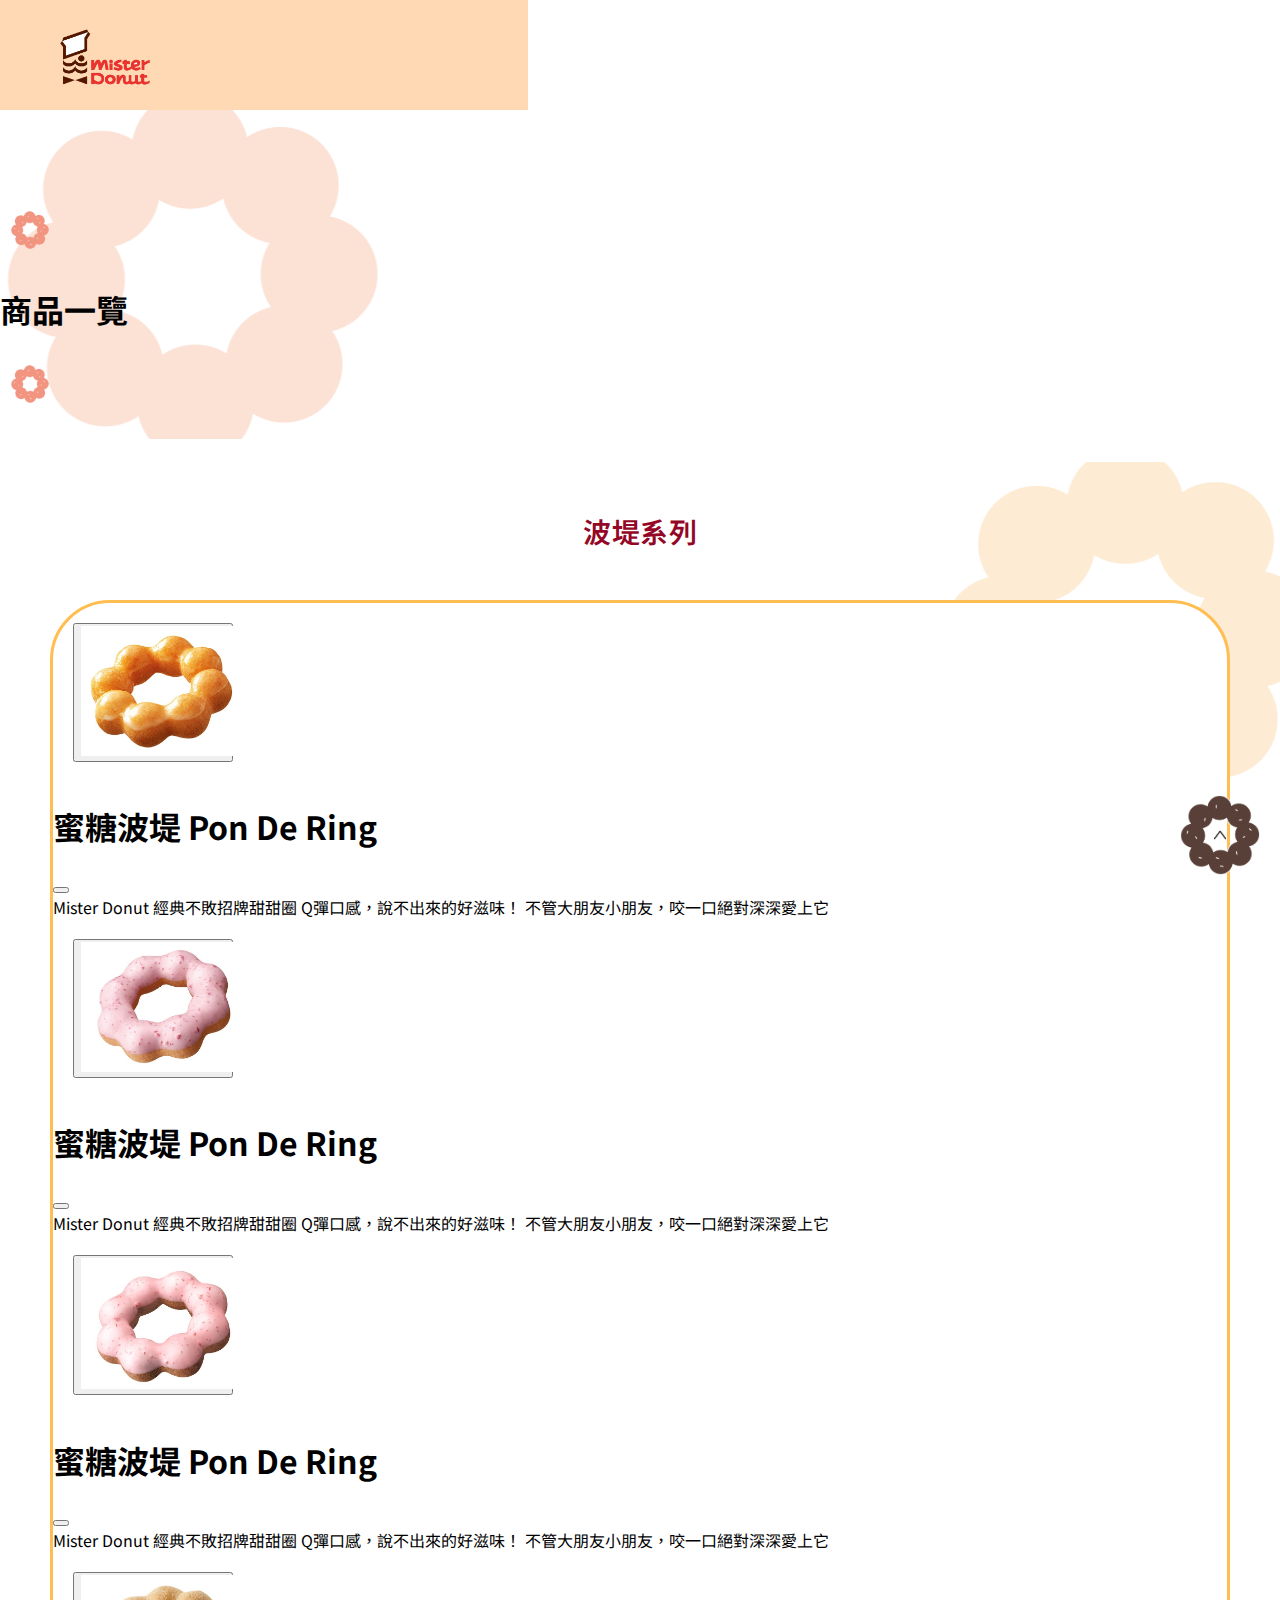
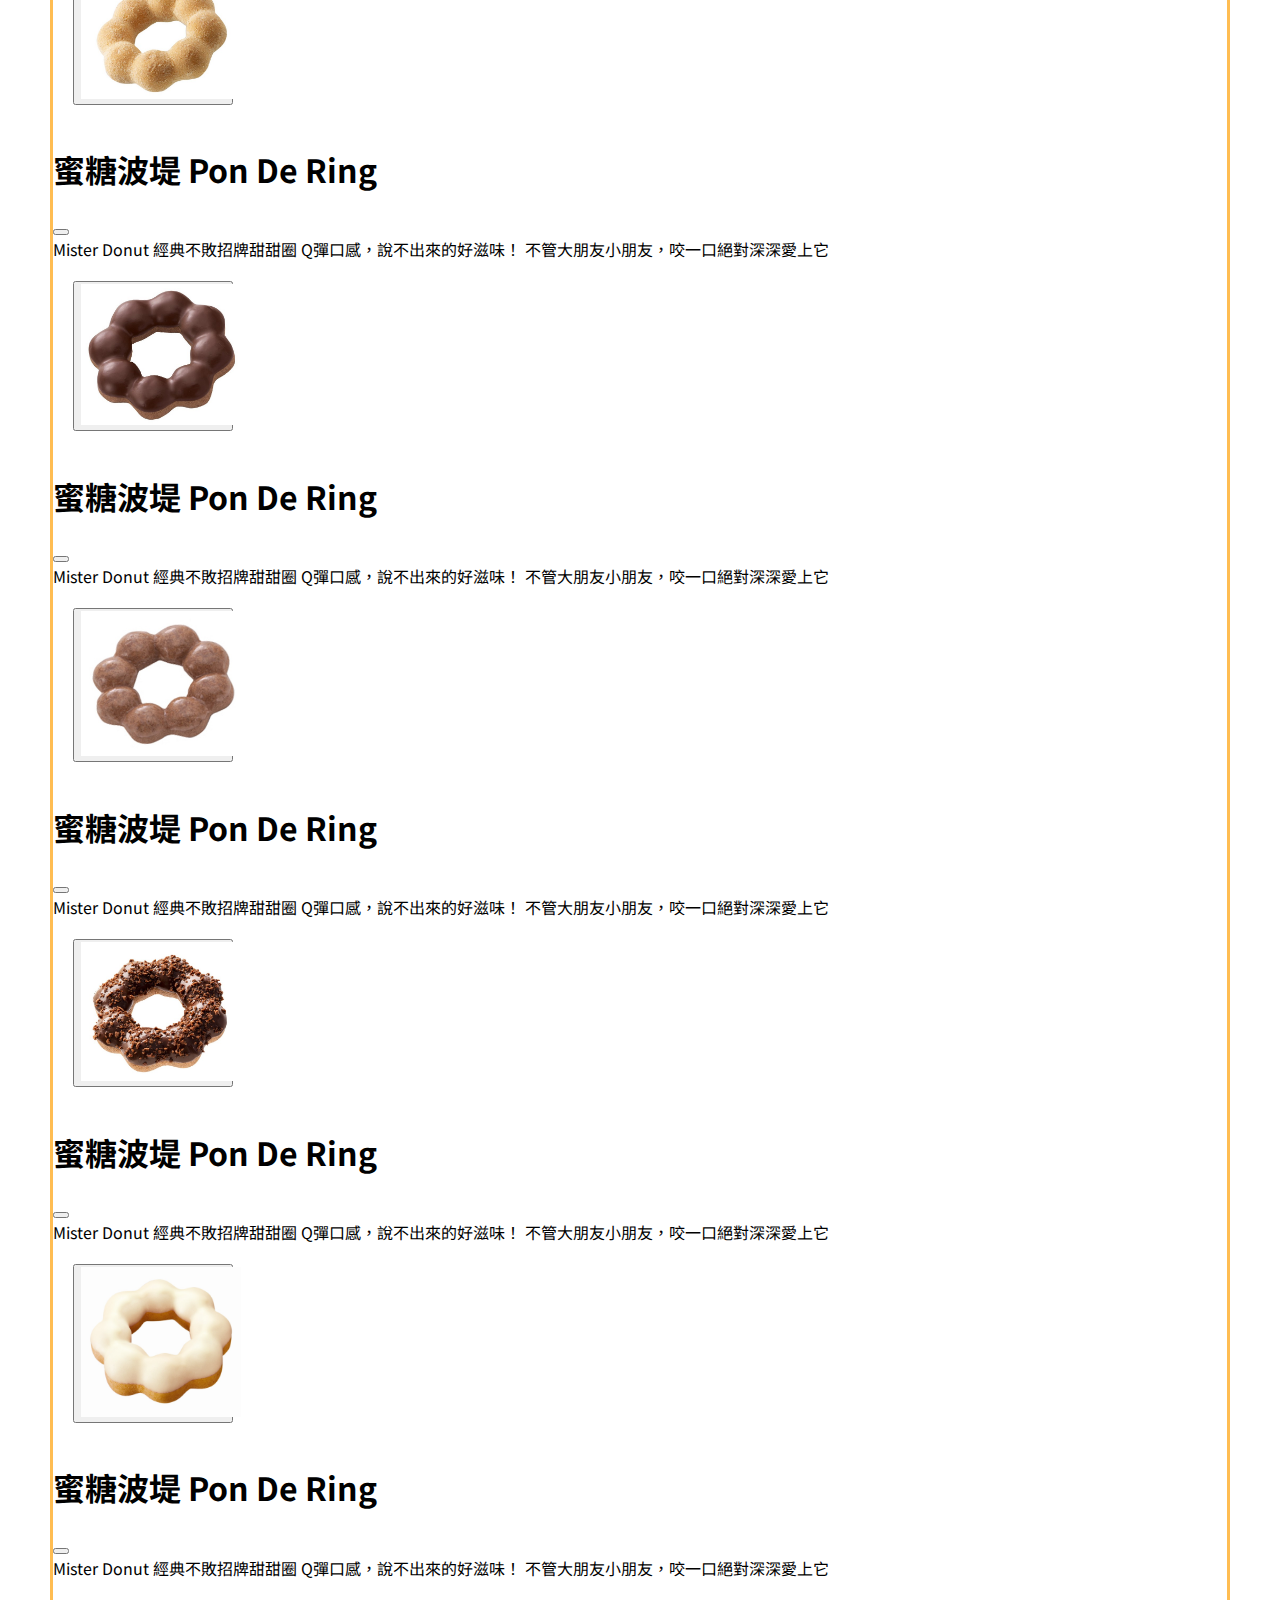
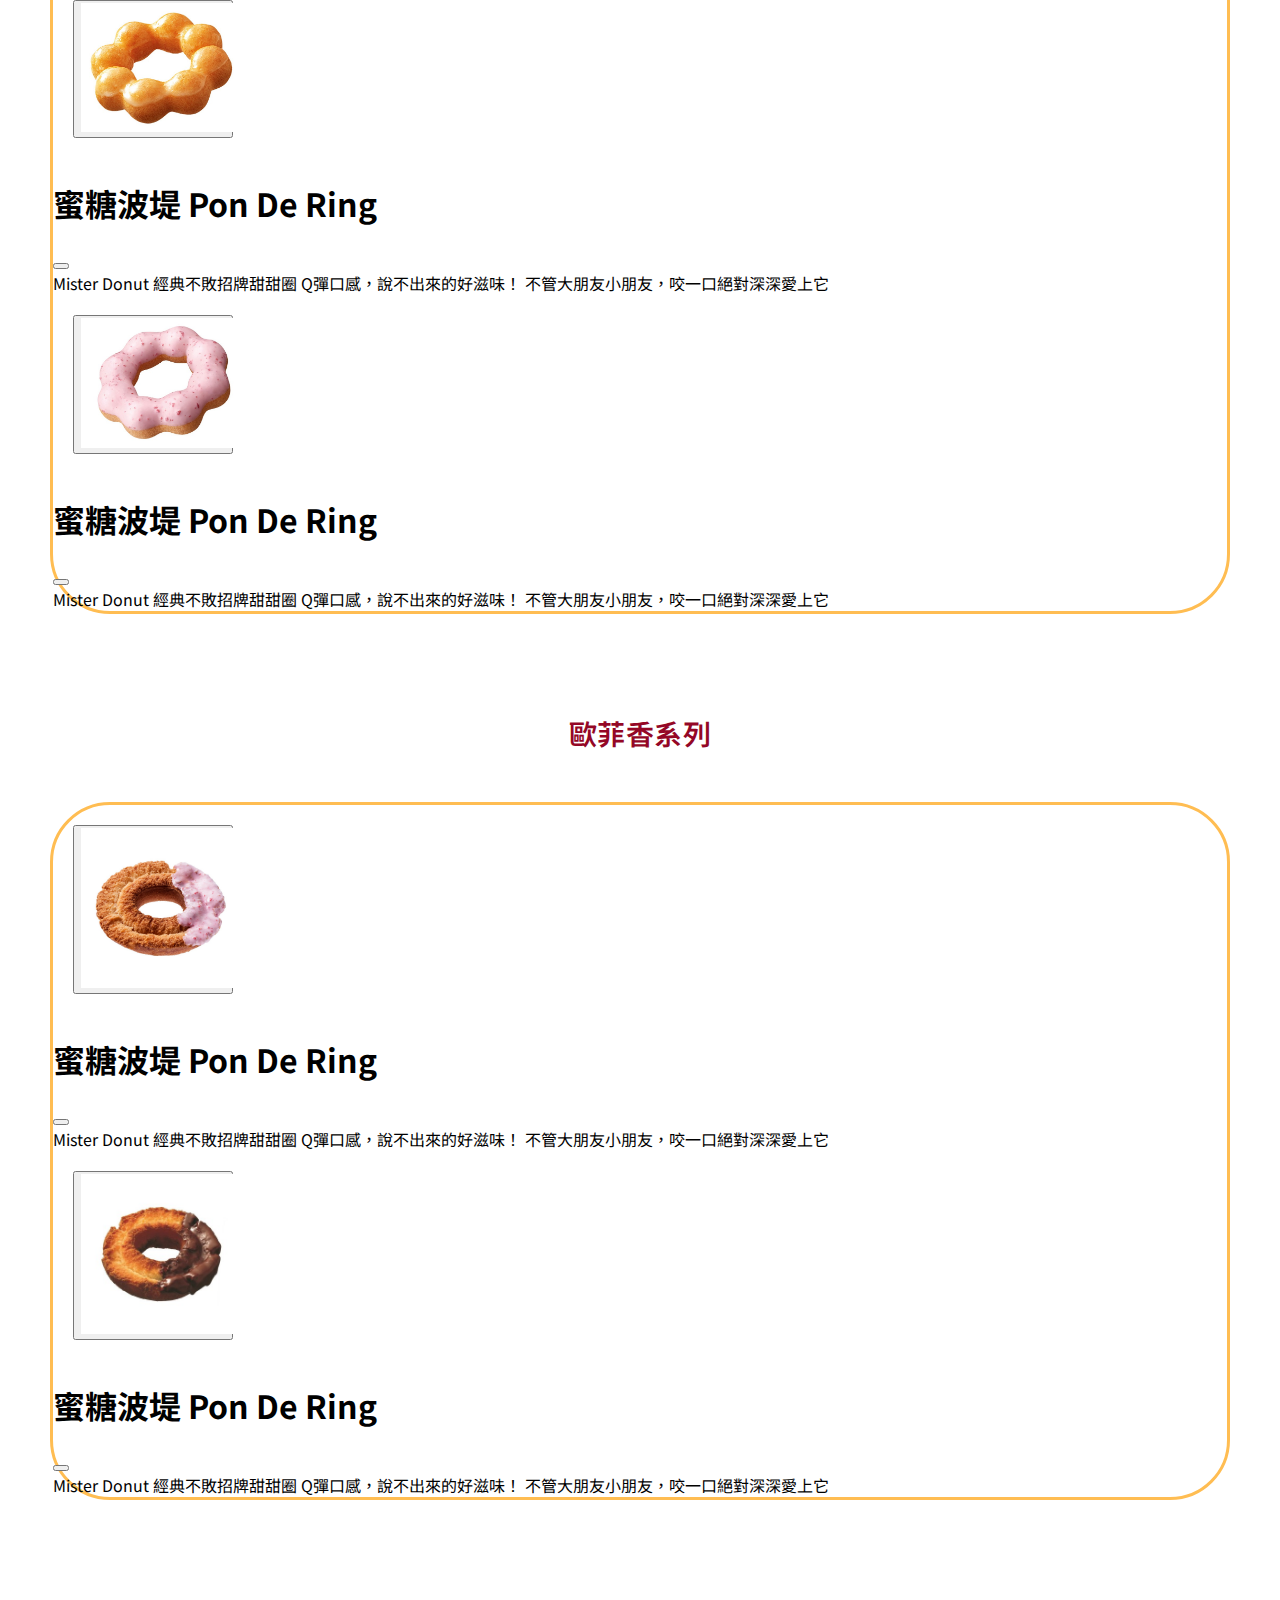
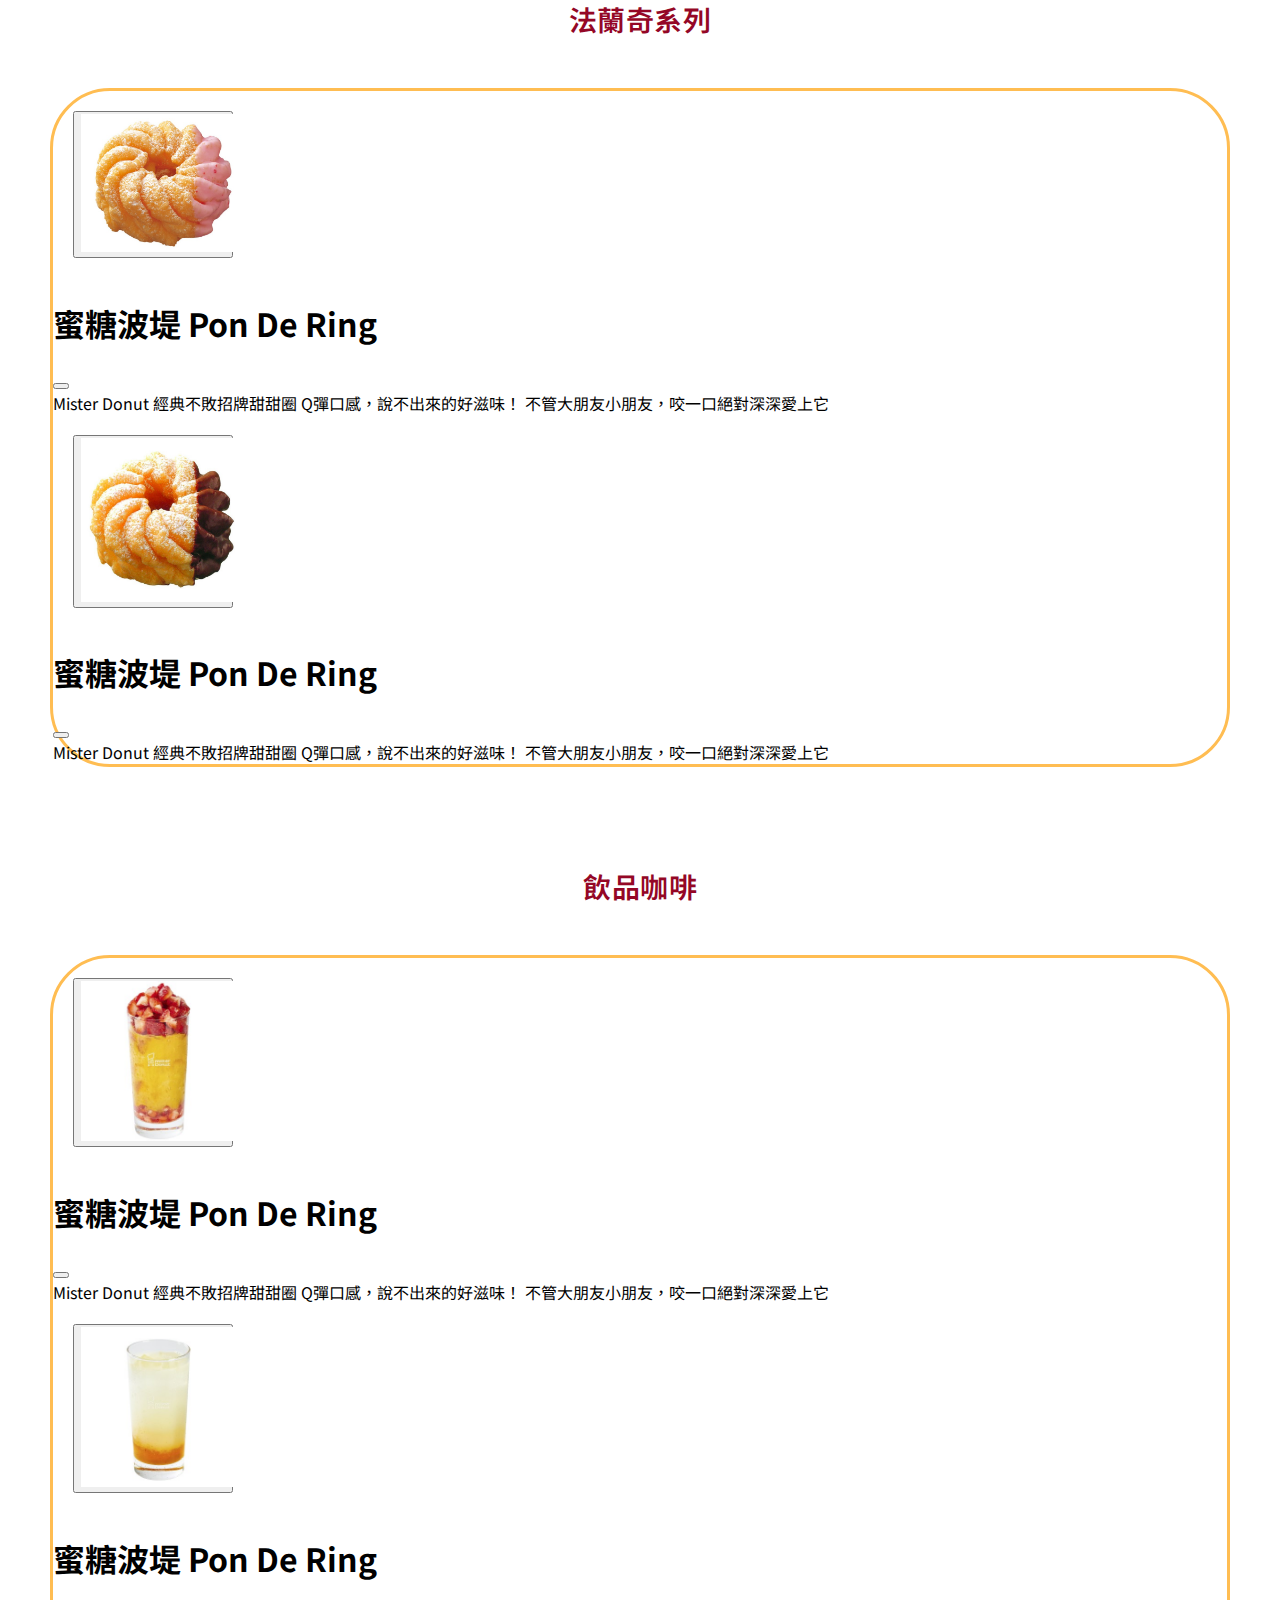
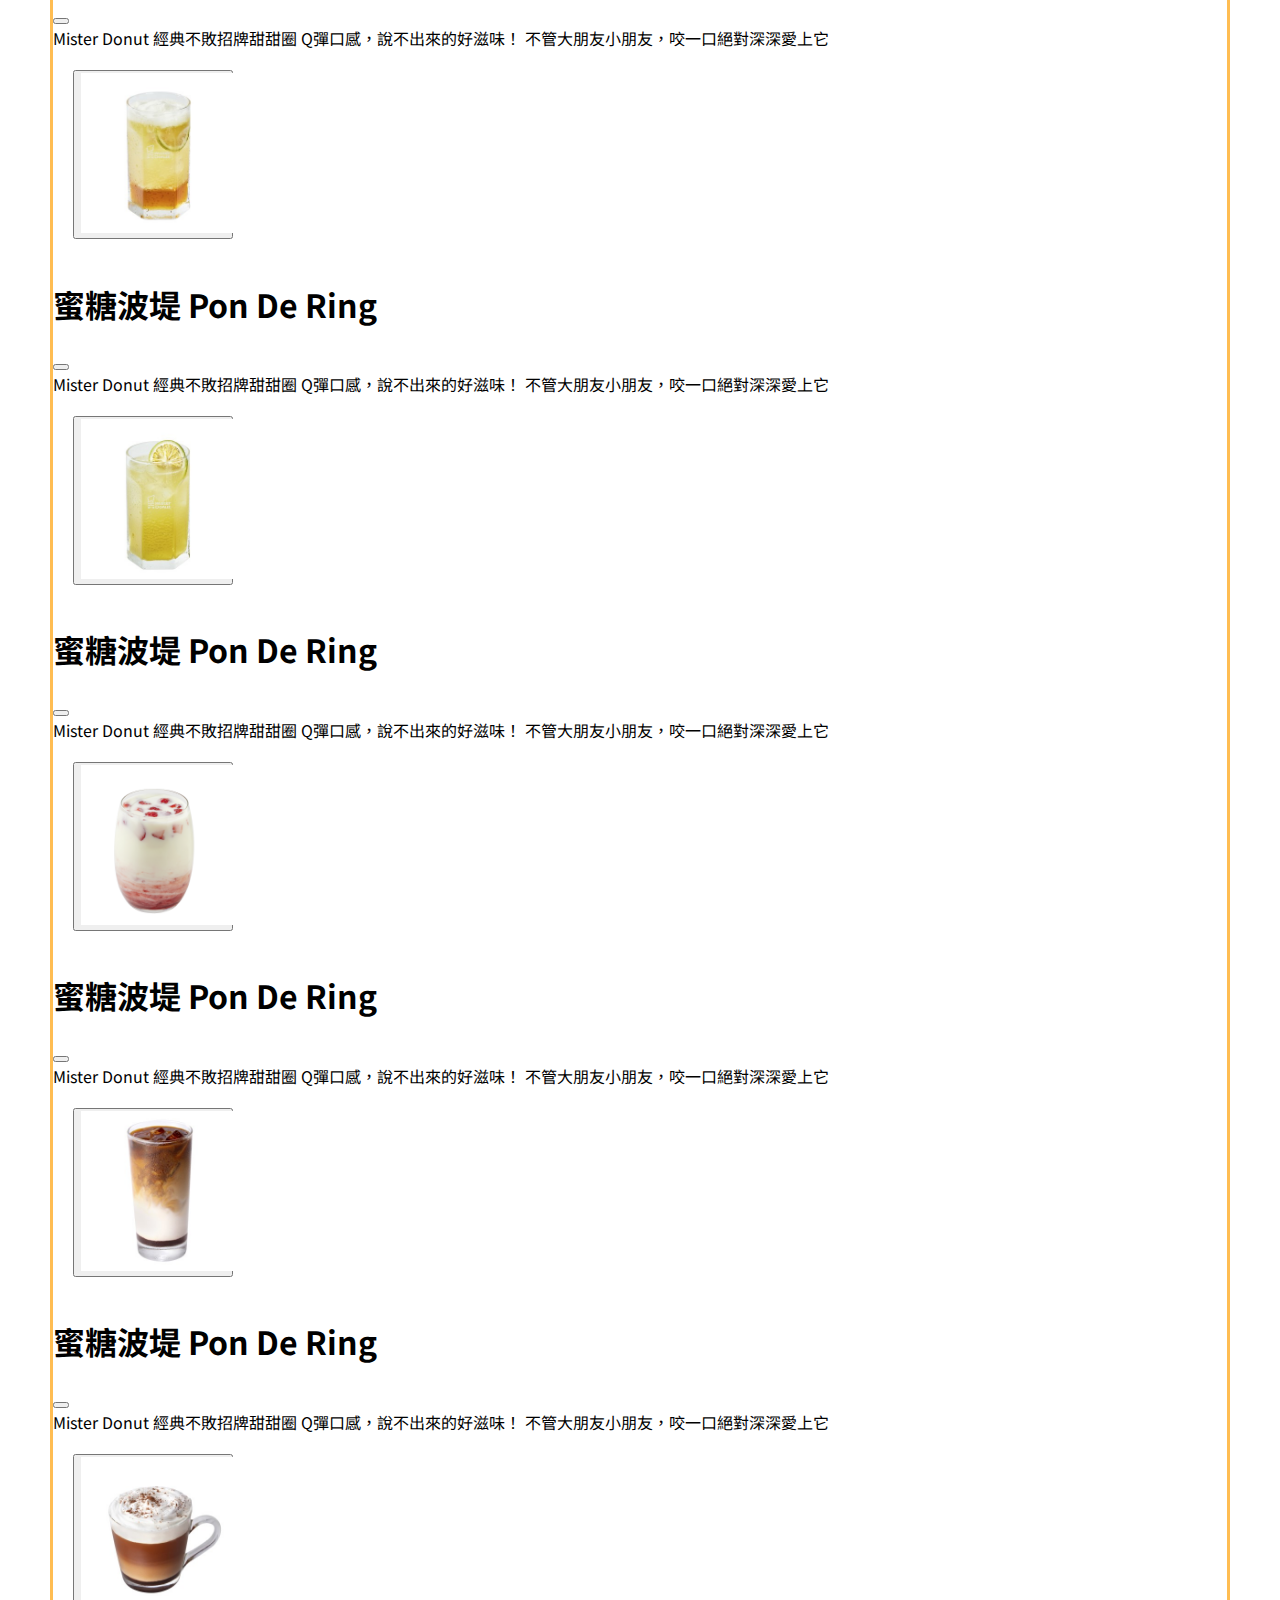
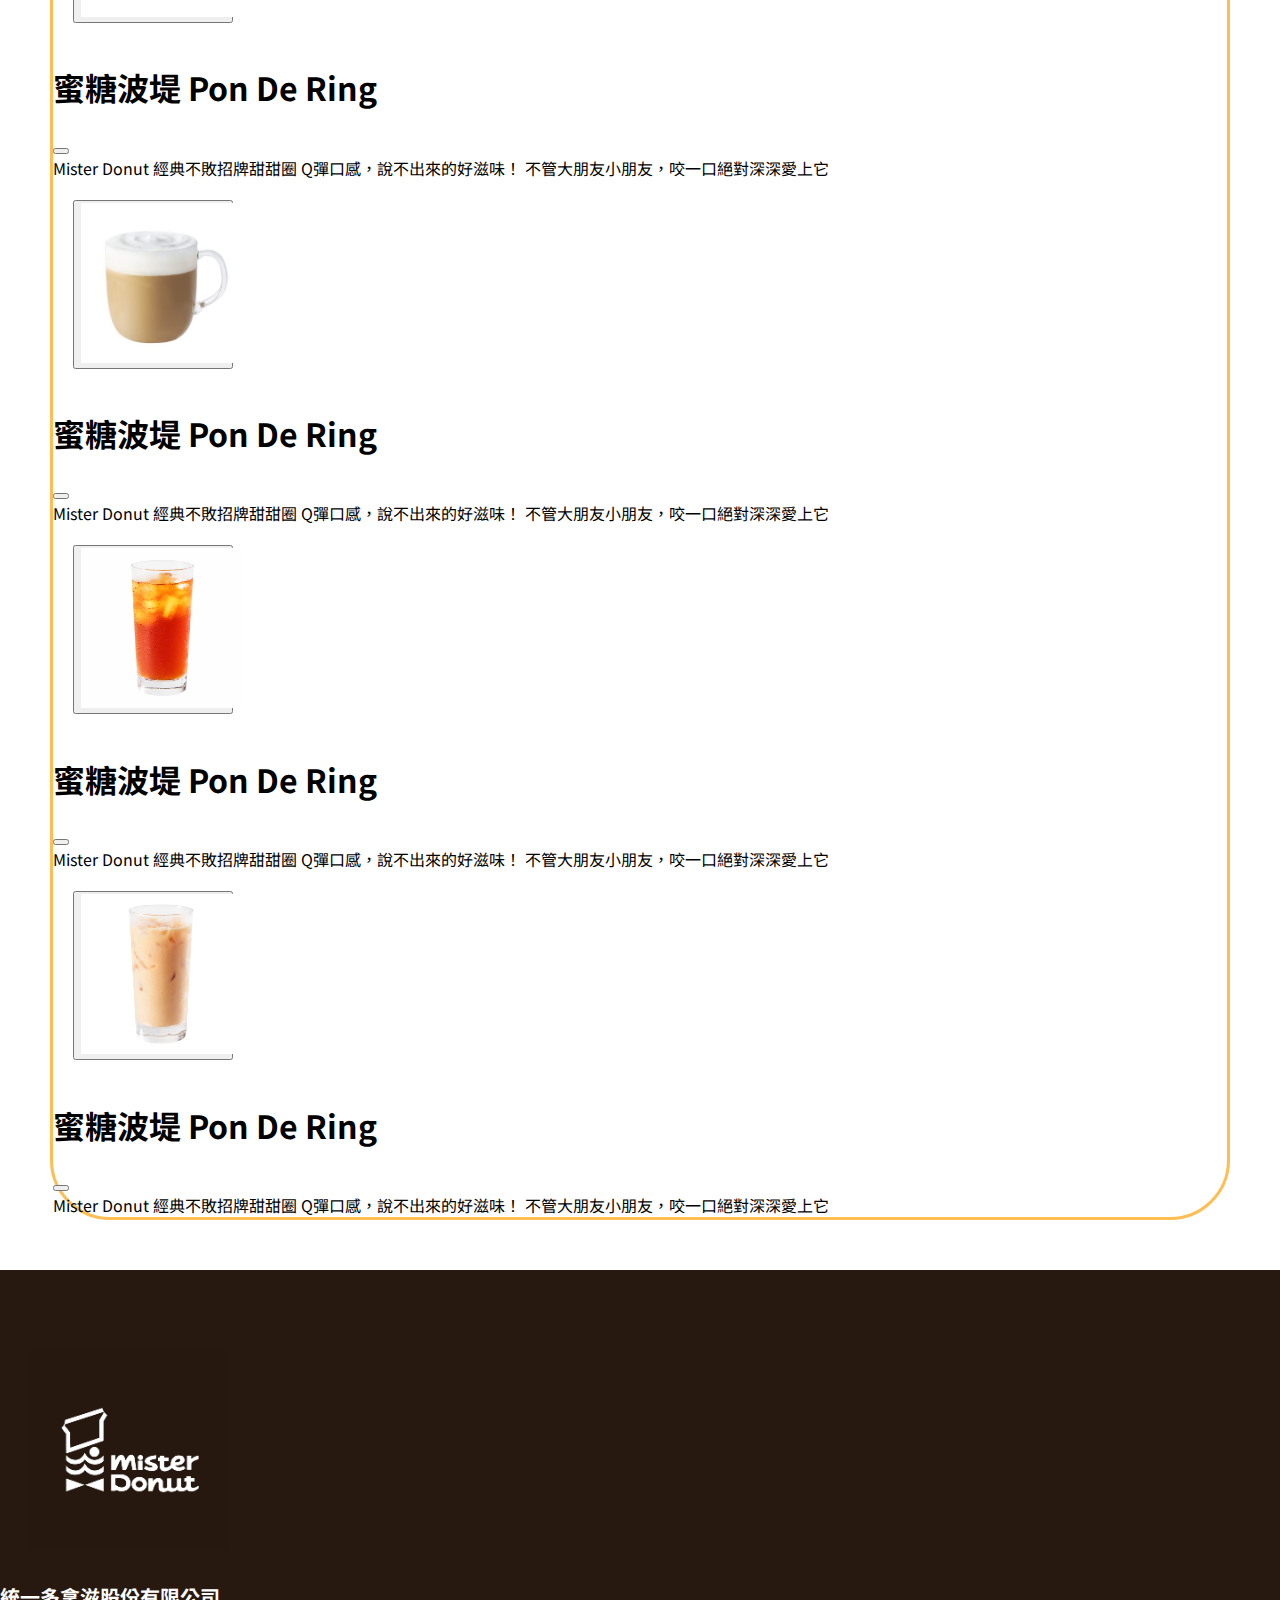
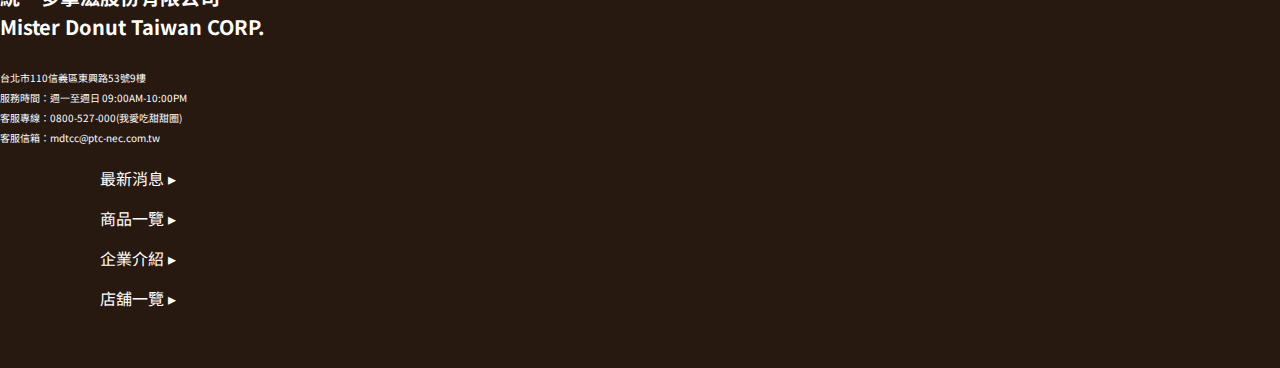
<file: page3.html>
<!doctype html>
<html lang="TW">

<head>
    <meta charset="utf-8">
    <meta name="viewport" content="width=device-width, initial-scale=1">
    <title>mister donut - 商品一覽</title>
    <link href="https://cdn.jsdelivr.net/npm/bootstrap@5.3.0-alpha1/dist/css/bootstrap.min.css" rel="stylesheet"
        integrity="sha384-GLhlTQ8iRABdZLl6O3oVMWSktQOp6b7In1Zl3/Jr59b6EGGoI1aFkw7cmDA6j6gD" crossorigin="anonymous">
    <link rel="preconnect" href="https://fonts.googleapis.com">
    <link rel="preconnect" href="https://fonts.gstatic.com" crossorigin>
    <link href="https://fonts.googleapis.com/css2?family=Noto+Sans+TC&display=swap" rel="stylesheet">
    <link rel="stylesheet" href="style3.css">
</head>

<body>
    <div class="header container-fluid">
        <div class="d-none d-md-flex " style="justify-content: space-between;align-items: center;">
            <div class="logo">
                <a href="index.html">
                    <img src="logo.png" class="logo--img" alt="">
                </a>
            </div>
            <div class="menu">
                <div class="menu-line">
                    <a href="index.html">
                        <img src="menu/menu01.png" class="menu--img" alt="">
                        <p style="font-weight: 700;">最新消息</p>
                    </a>
                </div>
                <div class="menu-line">
                    <a href="#content">
                        <img src="menu/menu03.png" class="menu--img" alt="">
                        <p style="font-weight: 700;">企業介紹</p>
                    </a>
                </div>
                <div class="menu-line">
                    <a href="#product">
                        <img src="menu/menu02.png" class="menu--img" alt="">
                        <p style="font-weight: 700;">商品專區</p>
                    </a>
                </div>
                <div class="menu-line">
                    <a href="#store">
                        <img src="menu/menu05.png" class="menu--img" alt="">
                        <p style="font-weight: 700;"> 店舖一覽</p>
                    </a>
                </div>
            </div>
        </div>
        <nav class="navbar fixed-tope  d-md-none" style="background-color:#ffd8b4;">
            <div class="container-fluid">
                <div class="logo">
                    <a href="index.html">
                        <img src="logo.png" class="logo--img" alt="">
                    </a>
                </div>
                <button class="navbar-toggler" type="button" data-bs-toggle="offcanvas"
                    data-bs-target="#offcanvasNavbar" aria-controls="offcanvasNavbar" aria-label="Toggle navigation">
                    <span class="navbar-toggler-icon"></span>
                </button>
                <div class="offcanvas offcanvas-end" tabindex="-1" id="offcanvasNavbar"
                    aria-labelledby="offcanvasNavbarLabel">
                    <div class="offcanvas-body">
                        <ul class="navbar-nav justify-content-end flex-grow-1 pe-3">
                            <li class="nav-item d-flex align-items-center">
                                <img src="menu/menu01.png" class="menu--img " alt="">
                                <a class="nav-link " href="#new">最新消息</a>
                            </li>
                            <li class="nav-item d-flex align-items-center">
                                <img src="menu/menu02.png" class="menu--img" alt="">
                                <a class="nav-link" href="#">商品專區</a>
                            </li>
                            <li class="nav-item d-flex align-items-center">
                                <img src="menu/menu03.png" class="menu--img" alt="">
                                <a class="nav-link" href="#">企業介紹</a>
                            </li>
                            <li class="nav-item d-flex align-items-center">
                                <img src="menu/menu05.png" class="menu--img " alt="">
                                <a class="nav-link" href="#store">店舖一覽</a>
                            </li>
                        </ul>
                    </div>
                </div>
            </div>
        </nav>
    </div>
    <!-- ------商品一覽------ -->
    <div class="container-product heroimg">
        <div class="row">
            <div class="tittle-1  align-items-center justify-content-center d-flex">
                <img src="img_06.png" style="width: 60px;" alt="">
                <h1>商品一覽</h1>
                <img src="img_06.png" style="width: 60px;" alt="">
            </div>
        </div>
    </div>
    <div class="container1  heroimg">
        <div class="row">
            <div class="tittle-1  align-items-center justify-content-center d-flex ">
                <h2>波堤系列</h2>
            </div>
            <div class="col-md-9 col-10 content-box  mx-auto">
                <div class="col-md-9  d-md-flex  ">
                    <button type="button" class="btn" data-bs-toggle="modal" data-bs-target="#staticBackdrop">
                        <img src="product/product9.jpeg" class="img-1  " alt="">
                    </button>
                    <div class="modal fade" id="staticBackdrop" data-bs-backdrop="static" data-bs-keyboard="false"
                        tabindex="-1" aria-labelledby="staticBackdropLabel" aria-hidden="true">
                        <div class="modal-dialog">
                            <div class="modal-content">
                                <div class="modal-header">
                                    <h1 class="modal-title fs-5" id="staticBackdropLabel">蜜糖波堤 Pon De Ring</h1>
                                    <button type="button" class="btn-close" data-bs-dismiss="modal"
                                        aria-label="Close"></button>
                                </div>
                                <div class="modal-body">
                                    Mister Donut 經典不敗招牌甜甜圈
                                    Q彈口感，說不出來的好滋味！
                                    不管大朋友小朋友，咬一口絕對深深愛上它
                                </div>
                            </div>
                        </div>
                    </div>
                    <button type="button" class="btn" data-bs-toggle="modal" data-bs-target="#staticBackdrop">
                        <img src="product/product10.jpeg" class="img-1  " alt="">
                    </button>
                    <div class="modal fade" id="staticBackdrop" data-bs-backdrop="static" data-bs-keyboard="false"
                        tabindex="-1" aria-labelledby="staticBackdropLabel" aria-hidden="true">
                        <div class="modal-dialog">
                            <div class="modal-content">
                                <div class="modal-header">
                                    <h1 class="modal-title fs-5" id="staticBackdropLabel">蜜糖波堤 Pon De Ring</h1>
                                    <button type="button" class="btn-close" data-bs-dismiss="modal"
                                        aria-label="Close"></button>
                                </div>
                                <div class="modal-body">
                                    Mister Donut 經典不敗招牌甜甜圈
                                    Q彈口感，說不出來的好滋味！
                                    不管大朋友小朋友，咬一口絕對深深愛上它
                                </div>
                            </div>
                        </div>
                    </div>
                    <button type="button" class="btn" data-bs-toggle="modal" data-bs-target="#staticBackdrop">
                        <img src="product/product11.jpeg" class="img-1  " alt="">
                    </button>
                    <div class="modal fade" id="staticBackdrop" data-bs-backdrop="static" data-bs-keyboard="false"
                        tabindex="-1" aria-labelledby="staticBackdropLabel" aria-hidden="true">
                        <div class="modal-dialog">
                            <div class="modal-content">
                                <div class="modal-header">
                                    <h1 class="modal-title fs-5" id="staticBackdropLabel">蜜糖波堤 Pon De Ring</h1>
                                    <button type="button" class="btn-close" data-bs-dismiss="modal"
                                        aria-label="Close"></button>
                                </div>
                                <div class="modal-body">
                                    Mister Donut 經典不敗招牌甜甜圈
                                    Q彈口感，說不出來的好滋味！
                                    不管大朋友小朋友，咬一口絕對深深愛上它
                                </div>
                            </div>
                        </div>
                    </div>
                    <button type="button" class="btn" data-bs-toggle="modal" data-bs-target="#staticBackdrop">
                        <img src="product/product12.jpeg" class="img-1  " alt="">
                    </button>
                    <div class="modal fade" id="staticBackdrop" data-bs-backdrop="static" data-bs-keyboard="false"
                        tabindex="-1" aria-labelledby="staticBackdropLabel" aria-hidden="true">
                        <div class="modal-dialog">
                            <div class="modal-content">
                                <div class="modal-header">
                                    <h1 class="modal-title fs-5" id="staticBackdropLabel">蜜糖波堤 Pon De Ring</h1>
                                    <button type="button" class="btn-close" data-bs-dismiss="modal"
                                        aria-label="Close"></button>
                                </div>
                                <div class="modal-body">
                                    Mister Donut 經典不敗招牌甜甜圈
                                    Q彈口感，說不出來的好滋味！
                                    不管大朋友小朋友，咬一口絕對深深愛上它
                                </div>
                            </div>
                        </div>
                    </div>
                    <button type="button" class="btn" data-bs-toggle="modal" data-bs-target="#staticBackdrop">
                        <img src="product/product13.jpeg" class="img-1  " alt="">
                    </button>
                    <div class="modal fade" id="staticBackdrop" data-bs-backdrop="static" data-bs-keyboard="false"
                        tabindex="-1" aria-labelledby="staticBackdropLabel" aria-hidden="true">
                        <div class="modal-dialog">
                            <div class="modal-content">
                                <div class="modal-header">
                                    <h1 class="modal-title fs-5" id="staticBackdropLabel">蜜糖波堤 Pon De Ring</h1>
                                    <button type="button" class="btn-close" data-bs-dismiss="modal"
                                        aria-label="Close"></button>
                                </div>
                                <div class="modal-body">
                                    Mister Donut 經典不敗招牌甜甜圈
                                    Q彈口感，說不出來的好滋味！
                                    不管大朋友小朋友，咬一口絕對深深愛上它
                                </div>
                            </div>
                        </div>
                    </div>
                </div>
                <div class="col-md-9  d-md-flex ">
                    <button type="button" class="btn" data-bs-toggle="modal" data-bs-target="#staticBackdrop">
                        <img src="product/product14.jpeg" class="img-1  " alt="">
                    </button>
                    <div class="modal fade" id="staticBackdrop" data-bs-backdrop="static" data-bs-keyboard="false"
                        tabindex="-1" aria-labelledby="staticBackdropLabel" aria-hidden="true">
                        <div class="modal-dialog">
                            <div class="modal-content">
                                <div class="modal-header">
                                    <h1 class="modal-title fs-5" id="staticBackdropLabel">蜜糖波堤 Pon De Ring</h1>
                                    <button type="button" class="btn-close" data-bs-dismiss="modal"
                                        aria-label="Close"></button>
                                </div>
                                <div class="modal-body">
                                    Mister Donut 經典不敗招牌甜甜圈
                                    Q彈口感，說不出來的好滋味！
                                    不管大朋友小朋友，咬一口絕對深深愛上它
                                </div>
                            </div>
                        </div>
                    </div>
                    <button type="button" class="btn" data-bs-toggle="modal" data-bs-target="#staticBackdrop">
                        <img src="product/product15.jpeg" class="img-1  " alt="">
                    </button>
                    <div class="modal fade" id="staticBackdrop" data-bs-backdrop="static" data-bs-keyboard="false"
                        tabindex="-1" aria-labelledby="staticBackdropLabel" aria-hidden="true">
                        <div class="modal-dialog">
                            <div class="modal-content">
                                <div class="modal-header">
                                    <h1 class="modal-title fs-5" id="staticBackdropLabel">蜜糖波堤 Pon De Ring</h1>
                                    <button type="button" class="btn-close" data-bs-dismiss="modal"
                                        aria-label="Close"></button>
                                </div>
                                <div class="modal-body">
                                    Mister Donut 經典不敗招牌甜甜圈
                                    Q彈口感，說不出來的好滋味！
                                    不管大朋友小朋友，咬一口絕對深深愛上它
                                </div>
                            </div>
                        </div>
                    </div>
                    <button type="button" class="btn" data-bs-toggle="modal" data-bs-target="#staticBackdrop">
                        <img src="product/product16.jpeg" class="img-1  " alt="">
                    </button>
                    <div class="modal fade" id="staticBackdrop" data-bs-backdrop="static" data-bs-keyboard="false"
                        tabindex="-1" aria-labelledby="staticBackdropLabel" aria-hidden="true">
                        <div class="modal-dialog">
                            <div class="modal-content">
                                <div class="modal-header">
                                    <h1 class="modal-title fs-5" id="staticBackdropLabel">蜜糖波堤 Pon De Ring</h1>
                                    <button type="button" class="btn-close" data-bs-dismiss="modal"
                                        aria-label="Close"></button>
                                </div>
                                <div class="modal-body">
                                    Mister Donut 經典不敗招牌甜甜圈
                                    Q彈口感，說不出來的好滋味！
                                    不管大朋友小朋友，咬一口絕對深深愛上它
                                </div>
                            </div>
                        </div>
                    </div>
                    <button type="button" class="btn" data-bs-toggle="modal" data-bs-target="#staticBackdrop">
                        <img src="product/product9.jpeg" class="img-1  " alt="">
                    </button>
                    <div class="modal fade" id="staticBackdrop" data-bs-backdrop="static" data-bs-keyboard="false"
                        tabindex="-1" aria-labelledby="staticBackdropLabel" aria-hidden="true">
                        <div class="modal-dialog">
                            <div class="modal-content">
                                <div class="modal-header">
                                    <h1 class="modal-title fs-5" id="staticBackdropLabel">蜜糖波堤 Pon De Ring</h1>
                                    <button type="button" class="btn-close" data-bs-dismiss="modal"
                                        aria-label="Close"></button>
                                </div>
                                <div class="modal-body">
                                    Mister Donut 經典不敗招牌甜甜圈
                                    Q彈口感，說不出來的好滋味！
                                    不管大朋友小朋友，咬一口絕對深深愛上它
                                </div>
                            </div>
                        </div>
                    </div>
                    <button type="button" class="btn" data-bs-toggle="modal" data-bs-target="#staticBackdrop">
                        <img src="product/product10.jpeg" class="img-1  " alt="">
                    </button>
                    <div class="modal fade" id="staticBackdrop" data-bs-backdrop="static" data-bs-keyboard="false"
                        tabindex="-1" aria-labelledby="staticBackdropLabel" aria-hidden="true">
                        <div class="modal-dialog">
                            <div class="modal-content">
                                <div class="modal-header">
                                    <h1 class="modal-title fs-5" id="staticBackdropLabel">蜜糖波堤 Pon De Ring</h1>
                                    <button type="button" class="btn-close" data-bs-dismiss="modal"
                                        aria-label="Close"></button>
                                </div>
                                <div class="modal-body">
                                    Mister Donut 經典不敗招牌甜甜圈
                                    Q彈口感，說不出來的好滋味！
                                    不管大朋友小朋友，咬一口絕對深深愛上它
                                </div>
                            </div>
                        </div>
                    </div>
                </div>
            </div>
        </div>
    </div>
    <div class="container1  heroimg">
        <div class="row">
            <div class="tittle-1  align-items-center justify-content-center d-flex ">
                <h2>歐菲香系列</h2>
            </div>
            <div class="col-md-9 col-10 content-box  mx-auto">
                <div class="col-md-9   d-md-flex  ">
                    <button type="button" class="btn" data-bs-toggle="modal" data-bs-target="#staticBackdrop">
                        <img src="product/product20.jpeg" class="img-1  " alt="">
                    </button>
                    <div class="modal fade" id="staticBackdrop" data-bs-backdrop="static" data-bs-keyboard="false"
                        tabindex="-1" aria-labelledby="staticBackdropLabel" aria-hidden="true">
                        <div class="modal-dialog">
                            <div class="modal-content">
                                <div class="modal-header">
                                    <h1 class="modal-title fs-5" id="staticBackdropLabel">蜜糖波堤 Pon De Ring</h1>
                                    <button type="button" class="btn-close" data-bs-dismiss="modal"
                                        aria-label="Close"></button>
                                </div>
                                <div class="modal-body">
                                    Mister Donut 經典不敗招牌甜甜圈
                                    Q彈口感，說不出來的好滋味！
                                    不管大朋友小朋友，咬一口絕對深深愛上它
                                </div>
                            </div>
                        </div>
                    </div>
                    <button type="button" class="btn" data-bs-toggle="modal" data-bs-target="#staticBackdrop">
                        <img src="product/product21.jpeg" class="img-1  " alt="">
                    </button>
                    <div class="modal fade" id="staticBackdrop" data-bs-backdrop="static" data-bs-keyboard="false"
                        tabindex="-1" aria-labelledby="staticBackdropLabel" aria-hidden="true">
                        <div class="modal-dialog">
                            <div class="modal-content">
                                <div class="modal-header">
                                    <h1 class="modal-title fs-5" id="staticBackdropLabel">蜜糖波堤 Pon De Ring</h1>
                                    <button type="button" class="btn-close" data-bs-dismiss="modal"
                                        aria-label="Close"></button>
                                </div>
                                <div class="modal-body">
                                    Mister Donut 經典不敗招牌甜甜圈
                                    Q彈口感，說不出來的好滋味！
                                    不管大朋友小朋友，咬一口絕對深深愛上它
                                </div>
                            </div>
                        </div>
                    </div>
                </div>
            </div>
        </div>
    </div>
    <div class="container1  heroimg">
        <div class="row">
            <div class="tittle-1  align-items-center justify-content-center d-flex ">
                <h2>法蘭奇系列</h2>
            </div>
            <div class="col-md-9 col-10 content-box  mx-auto">
                <div class="col-md-9   d-md-flex  ">
                    <button type="button" class="btn" data-bs-toggle="modal" data-bs-target="#staticBackdrop">
                        <img src="product/product22.jpeg" class="img-1  " alt="">
                    </button>
                    <div class="modal fade" id="staticBackdrop" data-bs-backdrop="static" data-bs-keyboard="false"
                        tabindex="-1" aria-labelledby="staticBackdropLabel" aria-hidden="true">
                        <div class="modal-dialog">
                            <div class="modal-content">
                                <div class="modal-header">
                                    <h1 class="modal-title fs-5" id="staticBackdropLabel">蜜糖波堤 Pon De Ring</h1>
                                    <button type="button" class="btn-close" data-bs-dismiss="modal"
                                        aria-label="Close"></button>
                                </div>
                                <div class="modal-body">
                                    Mister Donut 經典不敗招牌甜甜圈
                                    Q彈口感，說不出來的好滋味！
                                    不管大朋友小朋友，咬一口絕對深深愛上它
                                </div>
                            </div>
                        </div>
                    </div>
                    <button type="button" class="btn" data-bs-toggle="modal" data-bs-target="#staticBackdrop">
                        <img src="product/product23.jpeg" class="img-1  " alt="">
                    </button>
                    <div class="modal fade" id="staticBackdrop" data-bs-backdrop="static" data-bs-keyboard="false"
                        tabindex="-1" aria-labelledby="staticBackdropLabel" aria-hidden="true">
                        <div class="modal-dialog">
                            <div class="modal-content">
                                <div class="modal-header">
                                    <h1 class="modal-title fs-5" id="staticBackdropLabel">蜜糖波堤 Pon De Ring</h1>
                                    <button type="button" class="btn-close" data-bs-dismiss="modal"
                                        aria-label="Close"></button>
                                </div>
                                <div class="modal-body">
                                    Mister Donut 經典不敗招牌甜甜圈
                                    Q彈口感，說不出來的好滋味！
                                    不管大朋友小朋友，咬一口絕對深深愛上它
                                </div>
                            </div>
                        </div>
                    </div>
                </div>
            </div>
        </div>
    </div>
    <div class="container1  heroimg">
        <div class="row">
            <div class="tittle-1  align-items-center justify-content-center d-flex ">
                <h2>飲品咖啡</h2>
            </div>
            <div class="col-md-9 col-10 content-box  mx-auto">
                <div class="col-md-9 d-md-flex  ">
                    <button type="button" class="btn" data-bs-toggle="modal" data-bs-target="#staticBackdrop">
                        <img src="product/product24.jpeg" class="img-1  " alt="">
                    </button>
                    <div class="modal fade" id="staticBackdrop" data-bs-backdrop="static" data-bs-keyboard="false"
                        tabindex="-1" aria-labelledby="staticBackdropLabel" aria-hidden="true">
                        <div class="modal-dialog">
                            <div class="modal-content">
                                <div class="modal-header">
                                    <h1 class="modal-title fs-5" id="staticBackdropLabel">蜜糖波堤 Pon De Ring</h1>
                                    <button type="button" class="btn-close" data-bs-dismiss="modal"
                                        aria-label="Close"></button>
                                </div>
                                <div class="modal-body">
                                    Mister Donut 經典不敗招牌甜甜圈
                                    Q彈口感，說不出來的好滋味！
                                    不管大朋友小朋友，咬一口絕對深深愛上它
                                </div>
                            </div>
                        </div>
                    </div>
                    <button type="button" class="btn" data-bs-toggle="modal" data-bs-target="#staticBackdrop">
                        <img src="product/product25.jpeg" class="img-1  " alt="">
                    </button>
                    <div class="modal fade" id="staticBackdrop" data-bs-backdrop="static" data-bs-keyboard="false"
                        tabindex="-1" aria-labelledby="staticBackdropLabel" aria-hidden="true">
                        <div class="modal-dialog">
                            <div class="modal-content">
                                <div class="modal-header">
                                    <h1 class="modal-title fs-5" id="staticBackdropLabel">蜜糖波堤 Pon De Ring</h1>
                                    <button type="button" class="btn-close" data-bs-dismiss="modal"
                                        aria-label="Close"></button>
                                </div>
                                <div class="modal-body">
                                    Mister Donut 經典不敗招牌甜甜圈
                                    Q彈口感，說不出來的好滋味！
                                    不管大朋友小朋友，咬一口絕對深深愛上它
                                </div>
                            </div>
                        </div>
                    </div>
                    <button type="button" class="btn" data-bs-toggle="modal" data-bs-target="#staticBackdrop">
                        <img src="product/product26.jpeg" class="img-1  " alt="">
                    </button>
                    <div class="modal fade" id="staticBackdrop" data-bs-backdrop="static" data-bs-keyboard="false"
                        tabindex="-1" aria-labelledby="staticBackdropLabel" aria-hidden="true">
                        <div class="modal-dialog">
                            <div class="modal-content">
                                <div class="modal-header">
                                    <h1 class="modal-title fs-5" id="staticBackdropLabel">蜜糖波堤 Pon De Ring</h1>
                                    <button type="button" class="btn-close" data-bs-dismiss="modal"
                                        aria-label="Close"></button>
                                </div>
                                <div class="modal-body">
                                    Mister Donut 經典不敗招牌甜甜圈
                                    Q彈口感，說不出來的好滋味！
                                    不管大朋友小朋友，咬一口絕對深深愛上它
                                </div>
                            </div>
                        </div>
                    </div>
                    <button type="button" class="btn" data-bs-toggle="modal" data-bs-target="#staticBackdrop">
                        <img src="product/product27.jpeg" class="img-1  " alt="">
                    </button>
                    <div class="modal fade" id="staticBackdrop" data-bs-backdrop="static" data-bs-keyboard="false"
                        tabindex="-1" aria-labelledby="staticBackdropLabel" aria-hidden="true">
                        <div class="modal-dialog">
                            <div class="modal-content">
                                <div class="modal-header">
                                    <h1 class="modal-title fs-5" id="staticBackdropLabel">蜜糖波堤 Pon De Ring</h1>
                                    <button type="button" class="btn-close" data-bs-dismiss="modal"
                                        aria-label="Close"></button>
                                </div>
                                <div class="modal-body">
                                    Mister Donut 經典不敗招牌甜甜圈
                                    Q彈口感，說不出來的好滋味！
                                    不管大朋友小朋友，咬一口絕對深深愛上它
                                </div>
                            </div>
                        </div>
                    </div>
                    <button type="button" class="btn" data-bs-toggle="modal" data-bs-target="#staticBackdrop">
                        <img src="product/product28.png" class="img-1  " alt="">
                    </button>
                    <div class="modal fade" id="staticBackdrop" data-bs-backdrop="static" data-bs-keyboard="false"
                        tabindex="-1" aria-labelledby="staticBackdropLabel" aria-hidden="true">
                        <div class="modal-dialog">
                            <div class="modal-content">
                                <div class="modal-header">
                                    <h1 class="modal-title fs-5" id="staticBackdropLabel">蜜糖波堤 Pon De Ring</h1>
                                    <button type="button" class="btn-close" data-bs-dismiss="modal"
                                        aria-label="Close"></button>
                                </div>
                                <div class="modal-body">
                                    Mister Donut 經典不敗招牌甜甜圈
                                    Q彈口感，說不出來的好滋味！
                                    不管大朋友小朋友，咬一口絕對深深愛上它
                                </div>
                            </div>
                        </div>
                    </div>
                </div>
                <div class="col-md-9  d-md-flex ">
                    <button type="button" class="btn" data-bs-toggle="modal" data-bs-target="#staticBackdrop">
                        <img src="product/product29.jpeg" class="img-1  " alt="">
                    </button>
                    <div class="modal fade" id="staticBackdrop" data-bs-backdrop="static" data-bs-keyboard="false"
                        tabindex="-1" aria-labelledby="staticBackdropLabel" aria-hidden="true">
                        <div class="modal-dialog">
                            <div class="modal-content">
                                <div class="modal-header">
                                    <h1 class="modal-title fs-5" id="staticBackdropLabel">蜜糖波堤 Pon De Ring</h1>
                                    <button type="button" class="btn-close" data-bs-dismiss="modal"
                                        aria-label="Close"></button>
                                </div>
                                <div class="modal-body">
                                    Mister Donut 經典不敗招牌甜甜圈
                                    Q彈口感，說不出來的好滋味！
                                    不管大朋友小朋友，咬一口絕對深深愛上它
                                </div>
                            </div>
                        </div>
                    </div>
                    <button type="button" class="btn" data-bs-toggle="modal" data-bs-target="#staticBackdrop">
                        <img src="product/product30.jpeg" class="img-1  " alt="">
                    </button>
                    <div class="modal fade" id="staticBackdrop" data-bs-backdrop="static" data-bs-keyboard="false"
                        tabindex="-1" aria-labelledby="staticBackdropLabel" aria-hidden="true">
                        <div class="modal-dialog">
                            <div class="modal-content">
                                <div class="modal-header">
                                    <h1 class="modal-title fs-5" id="staticBackdropLabel">蜜糖波堤 Pon De Ring</h1>
                                    <button type="button" class="btn-close" data-bs-dismiss="modal"
                                        aria-label="Close"></button>
                                </div>
                                <div class="modal-body">
                                    Mister Donut 經典不敗招牌甜甜圈
                                    Q彈口感，說不出來的好滋味！
                                    不管大朋友小朋友，咬一口絕對深深愛上它
                                </div>
                            </div>
                        </div>
                    </div>
                    <button type="button" class="btn" data-bs-toggle="modal" data-bs-target="#staticBackdrop">
                        <img src="product/product31.jpeg" class="img-1  " alt="">
                    </button>
                    <div class="modal fade" id="staticBackdrop" data-bs-backdrop="static" data-bs-keyboard="false"
                        tabindex="-1" aria-labelledby="staticBackdropLabel" aria-hidden="true">
                        <div class="modal-dialog">
                            <div class="modal-content">
                                <div class="modal-header">
                                    <h1 class="modal-title fs-5" id="staticBackdropLabel">蜜糖波堤 Pon De Ring</h1>
                                    <button type="button" class="btn-close" data-bs-dismiss="modal"
                                        aria-label="Close"></button>
                                </div>
                                <div class="modal-body">
                                    Mister Donut 經典不敗招牌甜甜圈
                                    Q彈口感，說不出來的好滋味！
                                    不管大朋友小朋友，咬一口絕對深深愛上它
                                </div>
                            </div>
                        </div>
                    </div>
                    <button type="button" class="btn" data-bs-toggle="modal" data-bs-target="#staticBackdrop">
                        <img src="product/product32.jpeg" class="img-1  " alt="">
                    </button>
                    <div class="modal fade" id="staticBackdrop" data-bs-backdrop="static" data-bs-keyboard="false"
                        tabindex="-1" aria-labelledby="staticBackdropLabel" aria-hidden="true">
                        <div class="modal-dialog">
                            <div class="modal-content">
                                <div class="modal-header">
                                    <h1 class="modal-title fs-5" id="staticBackdropLabel">蜜糖波堤 Pon De Ring</h1>
                                    <button type="button" class="btn-close" data-bs-dismiss="modal"
                                        aria-label="Close"></button>
                                </div>
                                <div class="modal-body">
                                    Mister Donut 經典不敗招牌甜甜圈
                                    Q彈口感，說不出來的好滋味！
                                    不管大朋友小朋友，咬一口絕對深深愛上它
                                </div>
                            </div>
                        </div>
                    </div>
                    <button type="button" class="btn" data-bs-toggle="modal" data-bs-target="#staticBackdrop">
                        <img src="product/product33.jpeg" class="img-1  " alt="">
                    </button>
                    <div class="modal fade" id="staticBackdrop" data-bs-backdrop="static" data-bs-keyboard="false"
                        tabindex="-1" aria-labelledby="staticBackdropLabel" aria-hidden="true">
                        <div class="modal-dialog">
                            <div class="modal-content">
                                <div class="modal-header">
                                    <h1 class="modal-title fs-5" id="staticBackdropLabel">蜜糖波堤 Pon De Ring</h1>
                                    <button type="button" class="btn-close" data-bs-dismiss="modal"
                                        aria-label="Close"></button>
                                </div>
                                <div class="modal-body">
                                    Mister Donut 經典不敗招牌甜甜圈
                                    Q彈口感，說不出來的好滋味！
                                    不管大朋友小朋友，咬一口絕對深深愛上它
                                </div>
                            </div>
                        </div>
                    </div>
                </div>
            </div>
        </div>
    </div>

    <!-- ------footer------ -->
    <div class="footer container-fluid">
        <div class="row">
            <div class="col d-flex">
                <div class="box-logo">
                    <img src="logo_white.png" style="width: 200px;" alt="">
                </div>
                <div class="text">
                    <h4 style="font-size: 20px;color: rgb(255, 255, 255);line-height: 30px;text-align: start;">
                        統一多拿滋股份有限公司</br>
                        Mister Donut Taiwan CORP.</h4>
                    <p style="font-size: 10px;line-height: 20px;color: #ffffff;text-align: start;">
                        台北市110信義區東興路53號9樓</br>
                        服務時間：週一至週日 09:00AM-10:00PM</br>
                        客服專線：0800-527-000(我愛吃甜甜圈)</br>
                        客服信箱：mdtcc@ptc-nec.com.tw</p>
                </div>
            </div>
            <div class=" box-text col d-none d-md-flex" style="padding: 0 0 0 100px;">
                <div class="col-3">
                    <div class="text">
                        <a href="#new">最新消息 ▸</a></br>
                        <a href="#product">商品一覽 ▸</a></br>
                    </div>
                </div>
                <div class="col-3">
                    <div class="text">
                        <a href="#content">企業介紹 ▸</a></br>
                        <a href="#store">店舖一覽 ▸</a>
                    </div>
                </div>
            </div>
        </div>
    </div>

    <a href="#top">
        <img src="top.png" alt="Top" />
    </a>

    <script src="https://cdn.jsdelivr.net/npm/bootstrap@5.3.0-alpha1/dist/js/bootstrap.bundle.min.js"
        integrity="sha384-w76AqPfDkMBDXo30jS1Sgez6pr3x5MlQ1ZAGC+nuZB+EYdgRZgiwxhTBTkF7CXvN"
        crossorigin="anonymous"></script>
</body>

</html>
</file>
<file: style.css>
body {
  margin: 0;
  padding: 0;
  font-family: 'Noto Sans TC', sans-serif;
}

h2 {
  font-size: 28px;
  color: rgb(148, 7, 38);
  letter-spacing: 0.5px;
  text-align: center;
  padding: 50px 0 20px 0;
  line-height: 38px;
  text-decoration: underline rgb(255, 220, 104);
}
h3{

  font-size: 28px;
  color: #31261e;
  text-align: center;
  font-weight: bold;
}

.container {
  margin-top: 100px;
  overflow-x: hidden;
}
.container-fluid{
  overflow-x: hidden;
}


/* -------header--------- */

.logo--img {
  width: 110px;
}

.menu--img {
  width: 40px;
  height: 40px;
}

.header {
  height: 100px;
  position: fixed;
  padding: 10px 50px 0px 50px;
  background: #ffd8b4;
  z-index: 999;
}


.menu div {
  display: inline-block;
  margin-right: 40px;
}

.menu a {
  text-decoration: none;
  color: rgb(200, 61, 36);
}

.menu-line {
  display: flex;
  align-items: center;
  text-align: center;
}
.offcanvas-body{
  line-height: 38px;
}

/* ---最新消息---- */
.container-new{
  padding: 180px 0 100px 0;
}
.news-line{
  align-items: center;
  justify-content: center;
  color: #31261e;
  font-size: 20px;
}
.news-date {
  font-weight: 700;
  text-align:start;
}
.news-title{
  text-align:start;
}

.news-category1 {
  color: rgb(255, 255, 255);
  background-color: #f4b411;
  border-radius: 30px;
  font-size: 16px;
  text-align: center;
}

.news-category2 {
  color: aliceblue;
  background-color: rgb(36, 144, 63);
  border-radius: 30px;
  font-size: 17px;
  text-align: center;
}

.news-category3 {
  color: aliceblue;
  background-color: rgb(248, 156, 64);
  border-radius: 30px;
  font-size: 17px;
  text-align: center;
}

.news-category4 {
  color: aliceblue;
  background-color: rgb(240, 141, 162);
  border-radius: 30px;
  font-size: 17px;
  text-align: center;
}
/* ----content----- */

.heroimg {
  background-image: url(bg01.png);
  z-index: 1;
  background-position: center;
  background-repeat: no-repeat;
  background-attachment: fixed;

}

.container-fluid.content {
  background-color: rgba(255, 243, 228, 0.748);
  padding: 180px 0 180px 0;
  margin-top: 100px;

}

.content-row {
  border-width: 3px;
  border-color: rgb(255, 189, 82);
  border-style: solid;
  border-radius: 60px;
  margin: 50px;
  background-color: rgb(255, 255, 255);
  justify-content: center;
}

.photo2{
  display: flex;
  justify-content: flex-end;
}

.content--img {
  max-width: 100%;
  height: auto;
  border-radius: 60px;
}
.text1{
  padding:0 40px 20px 40px;
}
.text2{
  padding: 0 40px 20px 40px ;
}

/* ------期間限定------ */
#product{
  padding: 100px 0 180px 0;
}
.img-fluid:hover {
  opacity: 0.8;
  transform: scale(1.1);
  transition: all 0.3s ease-in-out;
}



.content-box {
  border-width: 3px;
  border-color: rgb(255, 189, 82);
  border-style: solid;
  border-radius: 60px;
  margin: 50px;
  background-color: rgb(255, 255, 255);
  justify-content: center;

}

.button {
  background-color: #ffffff;
  color: #31261e;
  border: solid;
  padding: 10px 40px;
  font-size: 16px;
  border-radius: 60px;
}

.button:hover {
  background-color: #f4b411;
  color: #000;
}

.media-img {
  width:50px;
}

/* ------店舖一覽---- */
#store{
  padding: 180px 0 10px 0;
}

.img-2 {
  animation: bounce 3s infinite;
  padding-top: 20px;
}

@keyframes bounce {
  0%, 100% {
    transform: translateY(0);
  }
  50% {
    transform: translateY(-20px);
  }
}
.text{
  padding-top: 30px;
}

.select{
  background-color: #ffffff;
  color: #31261e;
  margin-top: 20px;
  font-size: 16px;
  padding: 10px;
  border-radius: 30px;
  width: 180px;
}
.select:hover {
  background-color: #f4b411;
  color: #000;
}

/* ------footer---- */
.footer {
  background-color: #281910;
  padding: 50px 0 50px 0px;
  align-items: center;
}

.box-logo {
  padding: 0 0 0 30px;

}

.box-text a {
  text-decoration: none;
  line-height: 40px;
  color: #ffffff;

}

a[href="#top"] {
  position: fixed;
  bottom: 20px;
  right: 20px;
  z-index: 9999;
}

a[href="#top"] img {
  width: 80px;
  height: 80px;
  border-radius: 50%;
}
</file>
<file: style2.css>
body {
  margin: 0;
  padding: 0;
  font-family: 'Noto Sans TC', sans-serif;
}

.container {
  margin-top: 100px;
  overflow-x: hidden;
}
.container-fluid{
  overflow-x: hidden;
}
h2 {
    font-size: 28px;
    color: rgb(148, 7, 38);
    letter-spacing: 0.5px;
    text-align: center;
    padding: 50px 0 20px 0;
    line-height: 38px;
  }
  h3{
  
    font-size: 28px;
    color: #31261e;
    text-align: center;
    font-weight: bold;
  }
  h4{
    font-size: 30px;
    color: #ffffff;
  }

/* -------header--------- */

.logo--img {
  width: 110px;
}

.menu--img {
  width: 40px;
  height: 40px;
}

.header {
  height: 100px;
  position: fixed;
  padding: 10px 50px 0px 50px;
  background: #ffd8b4;
  z-index: 999;
}


.menu div {
  display: inline-block;
  margin-right: 40px;
}

.menu a {
  text-decoration: none;
  color: rgb(200, 61, 36);
}

.menu-line {
  display: flex;
  align-items: center;
  text-align: center;
}
.offcanvas-body{
  line-height: 38px;
}

/* ---店舖一覽---- */
.container-store{
    padding: 200px 0 20px 0;
  }
.tittle{
    color:  #31261e;
    padding: 0 0 0 100px;
}
.text-store{
    padding: 30px 0 0 80px;
    font-size: 18px;
}

.heroimg {
    background-image: url(bg01.png);
    z-index: 1;
    background-position: center;
    background-repeat: no-repeat;
    background-attachment: fixed;
  
  }
  .region{
    background-color:  rgb(255, 189, 82);
  }

  .store {
    background-color: rgba(255, 243, 228, 0.748);
    padding:0;
    margin-top: 100px;
  }
  .store-content{
    background-color: #ffffff;
    border-width: 3px;
    border-color: rgb(255, 189, 82);
    border-style: dotted;
    border-radius: 60px;
    padding-bottom: 50px;
    margin-bottom: 50px;
  }
  .img-content{
    width: 40px;
  }
  .content{
    padding-left: 40px;
  }
  .img-card{
    width: 40px;
    margin: 10px;
  }
  .img-card1{
    width: 50px;
    margin: 10px;
  }
/* ------footer---- */
.footer {
  background-color: #281910;
  padding: 80px 0 50px 0px;
  align-items: center;
}

.box-logo {
  padding: 0 0 0 30px;

}

.box-text a {
  text-decoration: none;
  line-height: 40px;
  color: #ffffff;

}

a[href="#top"] {
  position: fixed;
  bottom: 20px;
  right: 20px;
  z-index: 9999;
}

a[href="#top"] img {
  width: 80px;
  height: 80px;
  border-radius: 50%;
}
</file>
<file: style3.css>
body {
    margin: 0;
    padding: 0;
    font-family: 'Noto Sans TC', sans-serif;
  }
  
  .container {
    margin-top: 100px;
    overflow-x: hidden;
  }
  .container-fluid{
    overflow-x: hidden;
  }
  h2 {
      font-size: 28px;
      color: rgb(148, 7, 38);
      letter-spacing: 0.5px;
      text-align: center;
      padding: 50px 0 0 0;
      line-height: 38px;
      font-weight: 600;
    }
    h3{
    
      font-size: 28px;
      color: #31261e;
      text-align: center;
      font-weight: bold;
    }
    h4{
      font-size: 30px;
      color: #ffffff;
    }
/* -------header--------- */

.logo--img {
    width: 110px;
  }
  
  .menu--img {
    width: 40px;
    height: 40px;
  }
  
  .header {
    height: 100px;
    position: fixed;
    padding: 10px 50px 0px 50px;
    background: #ffd8b4;
    z-index: 999;
  }
  
  
  .menu div {
    display: inline-block;
    margin-right: 40px;
  }
  
  .menu a {
    text-decoration: none;
    color: rgb(200, 61, 36);
  }
  
  .menu-line {
    display: flex;
    align-items: center;
    text-align: center;
  }
  .offcanvas-body{
    line-height: 38px;
  }
 /* ------商品一覽---- */
 .container-product{
    padding: 200px 0 20px 0;
  }
.tittle{
    color:  #31261e;
    padding: 0 0 0 100px;
}
 .heroimg {
    background-image: url(bg01.png);
    z-index: 1;
    background-position: center;
    background-repeat: no-repeat;
    background-attachment: fixed;
}
.content-box {
    border-width: 3px;
    border-color: rgb(255, 189, 82);
    border-style: solid;
    border-radius: 60px;
    margin: 50px;
    background-color: rgb(255, 255, 255);
    justify-content: center;
  }
  
.img-1{
    width: 160px;
}
.btn{
    width: 160px;
    margin: 20px;
}

  /* ------footer---- */
.footer {
    background-color: #281910;
    padding: 80px 0 50px 0px;
    align-items: center;
  }
  
  .box-logo {
    padding: 0 0 0 30px;
  
  }
  
  .box-text a {
    text-decoration: none;
    line-height: 40px;
    color: #ffffff;
  
  }
  
  a[href="#top"] {
    position: fixed;
    bottom: 20px;
    right: 20px;
    z-index: 9999;
  }
  
  a[href="#top"] img {
    width: 80px;
    height: 80px;
    border-radius: 50%;
  }
</file>
